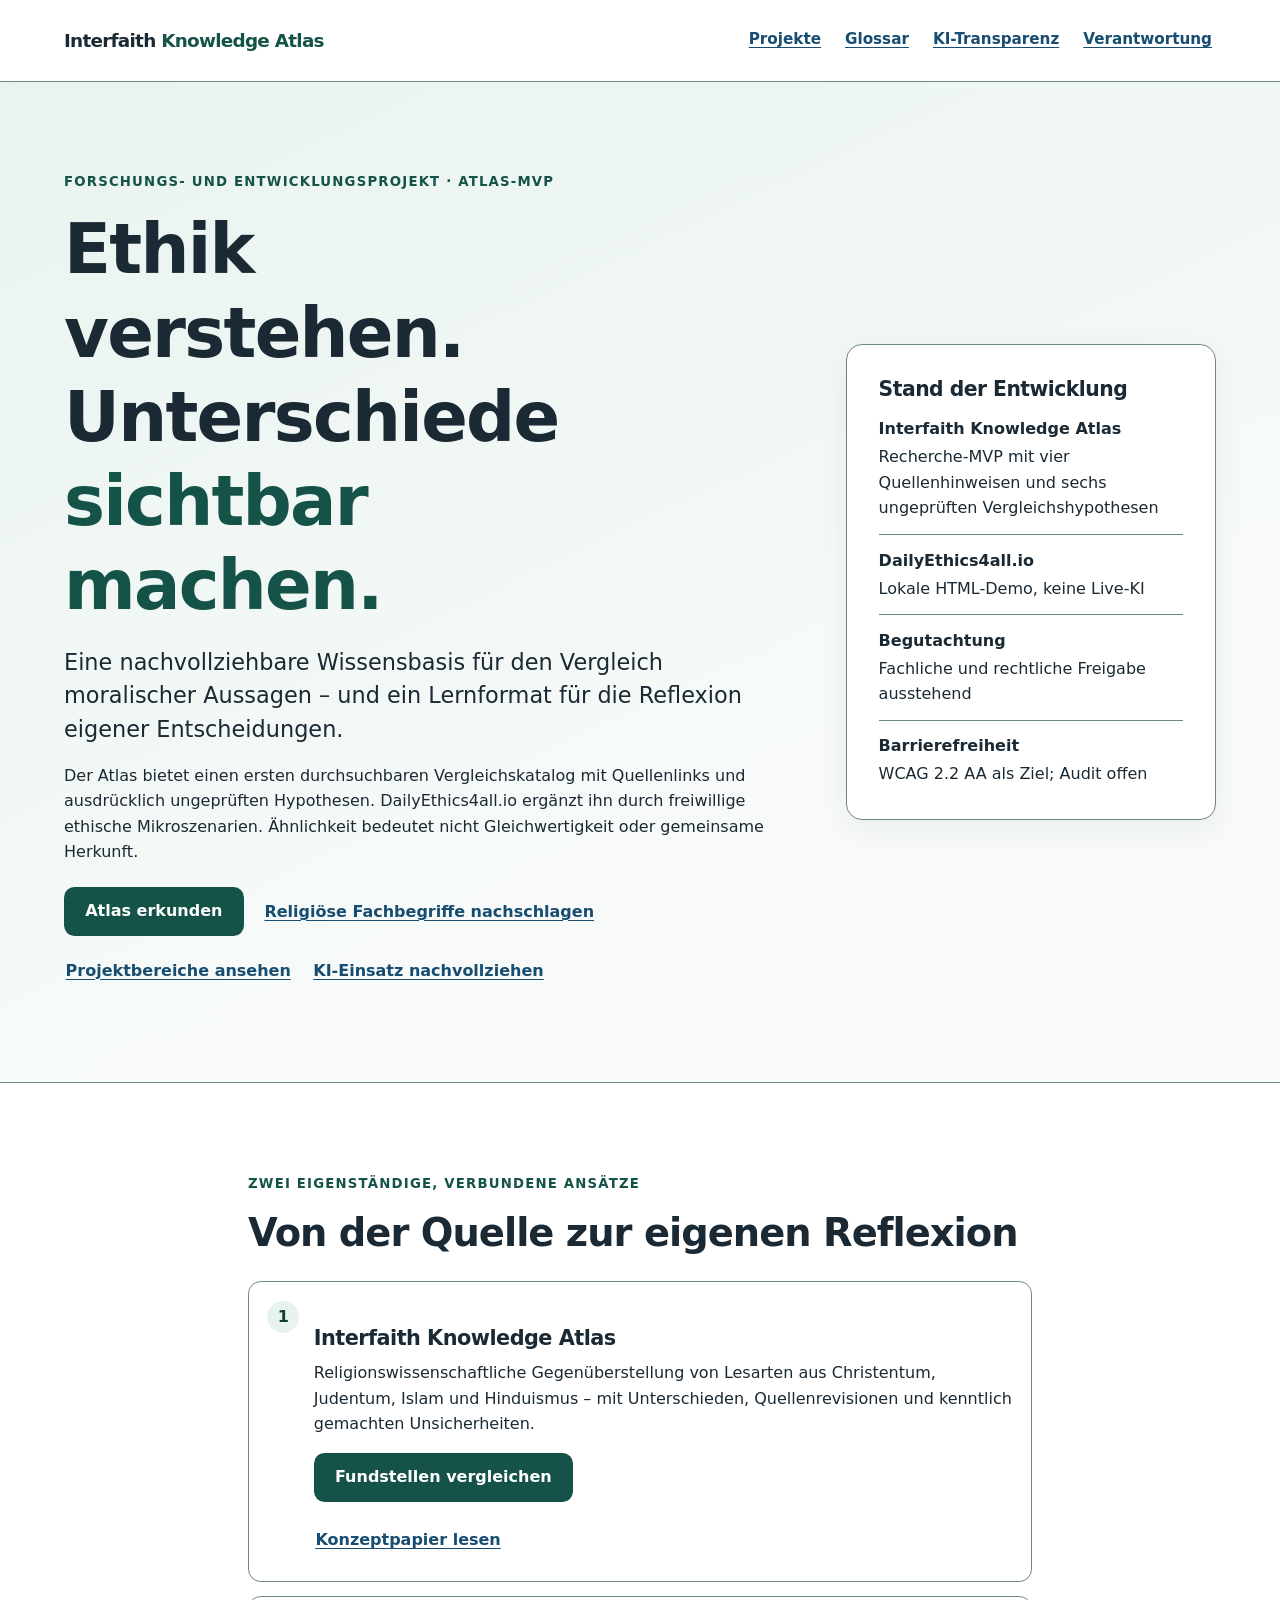
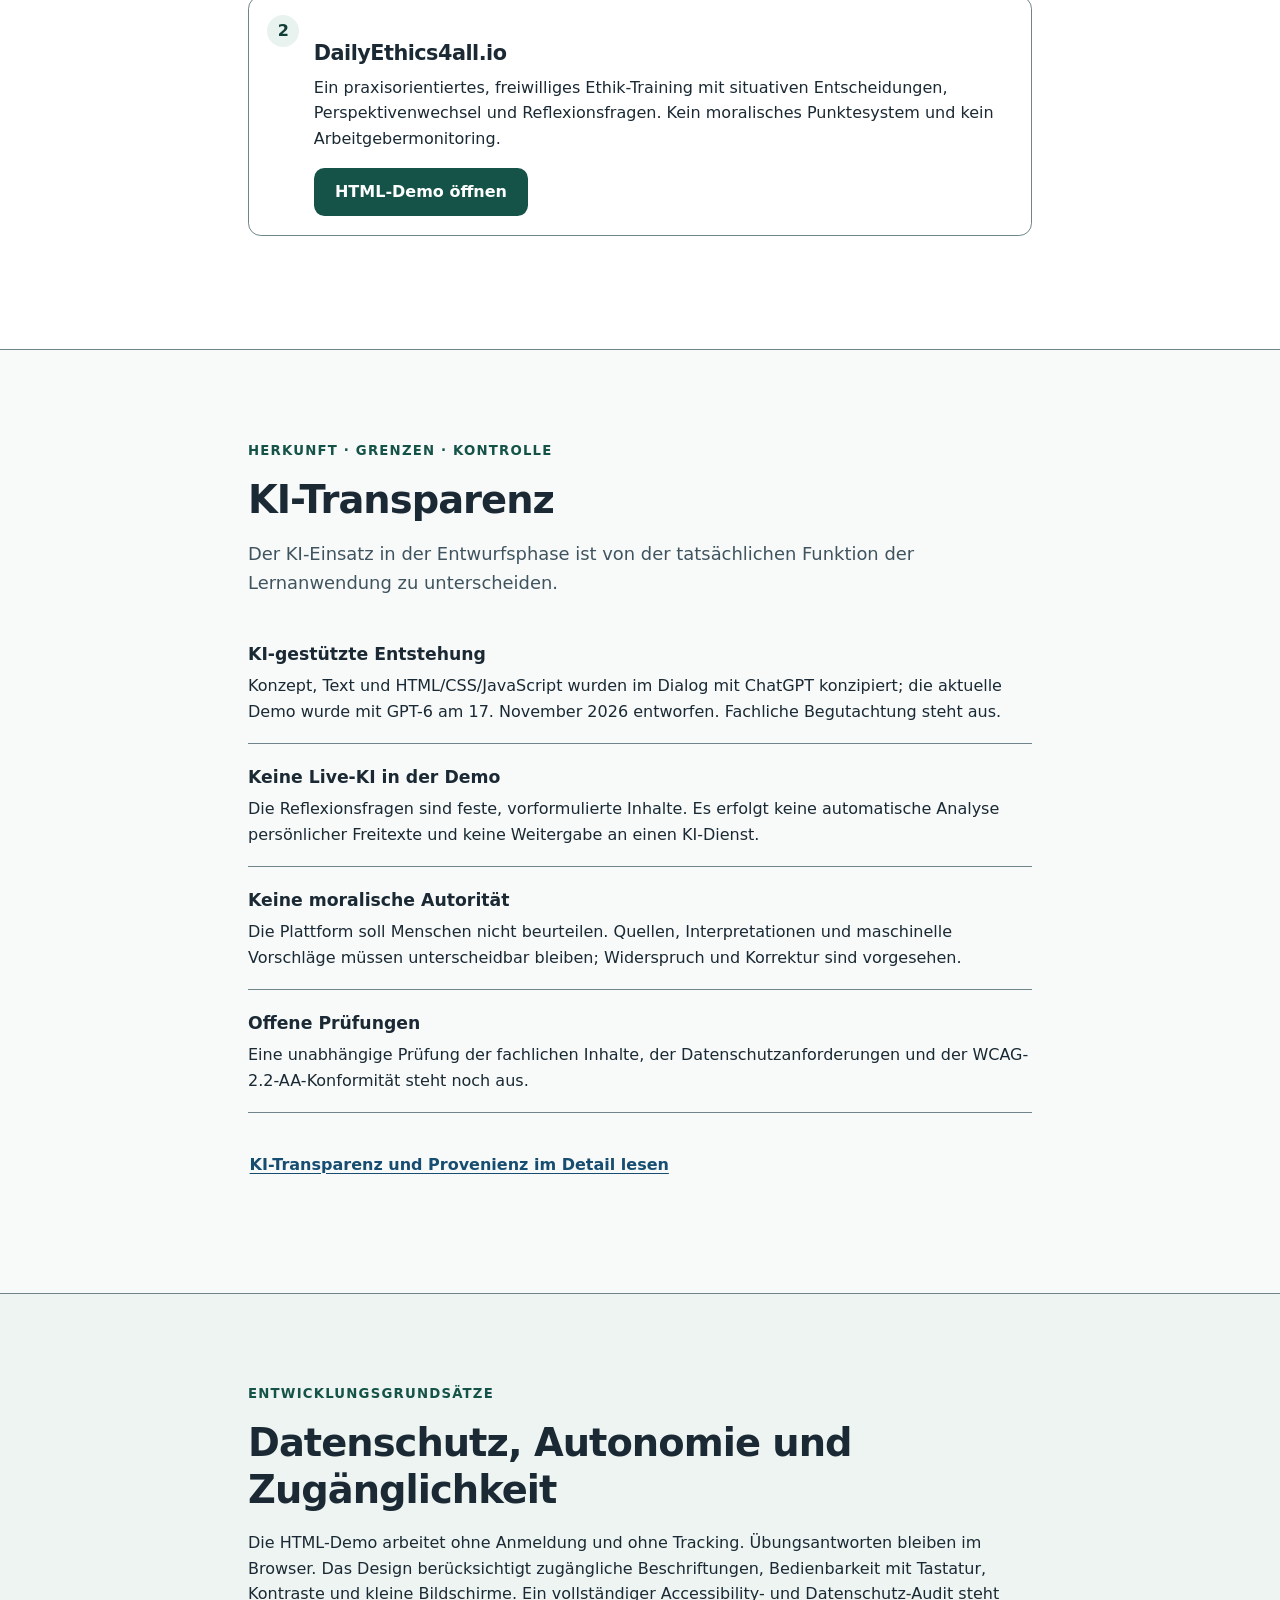
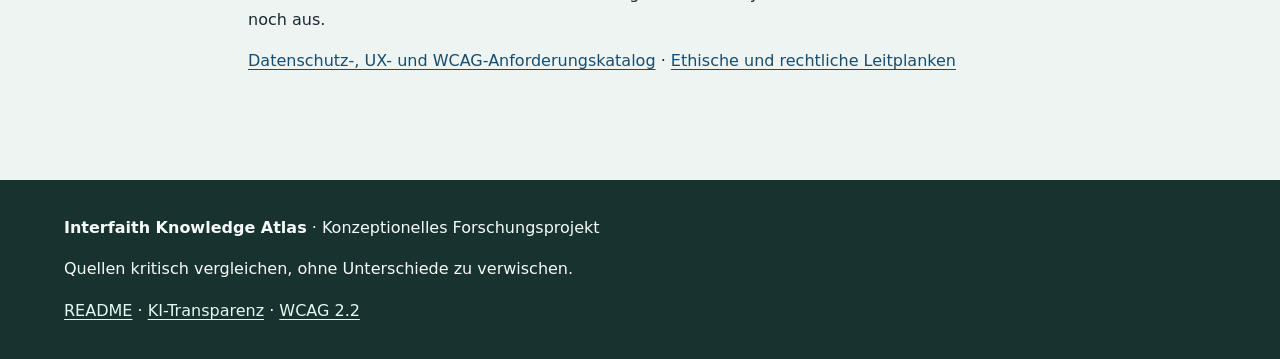
<file: index.html>
<!doctype html>
<html lang="de">
<head>
  <meta charset="utf-8">
  <meta name="viewport" content="width=device-width, initial-scale=1">
  <meta name="description" content="Interfaith Knowledge Atlas und DailyEthics4all.io: quellenkritischer Religionsvergleich, ethische Reflexion und transparente KI-Konzeption.">
  <meta name="color-scheme" content="light">
  <title>Interfaith Knowledge Atlas – Forschung, Ethik und KI-Transparenz</title>
  <link rel="stylesheet" href="./demo/styles.css">
</head>
<body>
  <a class="skip-link" href="#inhalt">Direkt zum Inhalt</a>
  <header class="site-header">
    <div class="container header-inner">
      <a class="wordmark" href="#start" aria-label="Interfaith Knowledge Atlas – Startseite">Interfaith <span>Knowledge Atlas</span></a>
      <nav aria-label="Seitennavigation">
        <ul class="nav-list">
          <li><a href="#projekte">Projekte</a></li>
          <li><a href="./glossar/index.html">Glossar</a></li>
          <li><a href="#ki">KI-Transparenz</a></li>
          <li><a href="#schutz">Verantwortung</a></li>
        </ul>
      </nav>
    </div>
  </header>
  <main id="inhalt" tabindex="-1">
    <section class="hero section" id="start" aria-labelledby="titel">
      <div class="container hero-layout">
        <div>
          <p class="eyebrow">Forschungs- und Entwicklungsprojekt · Atlas-MVP</p>
          <h1 id="titel">Ethik verstehen. Unterschiede <em>sichtbar machen.</em></h1>
          <p class="lead">Eine nachvollziehbare Wissensbasis für den Vergleich moralischer Aussagen – und ein Lernformat für die Reflexion eigener Entscheidungen.</p>
          <p>Der Atlas bietet einen ersten durchsuchbaren Vergleichskatalog mit Quellenlinks und ausdrücklich ungeprüften Hypothesen. DailyEthics4all.io ergänzt ihn durch freiwillige ethische Mikroszenarien. Ähnlichkeit bedeutet nicht Gleichwertigkeit oder gemeinsame Herkunft.</p>
          <div class="hero-actions">
            <a class="button primary" href="./atlas/index.html">Atlas erkunden</a>
            <a class="text-link" href="./glossar/index.html">Religiöse Fachbegriffe nachschlagen</a>
            <a class="text-link" href="#projekte">Projektbereiche ansehen</a>
            <a class="text-link" href="#ki">KI-Einsatz nachvollziehen</a>
          </div>
        </div>
        <aside class="plain-card" aria-labelledby="status-titel">
          <h2 id="status-titel" class="card-title">Stand der Entwicklung</h2>
          <dl class="short-facts">
            <div><dt>Interfaith Knowledge Atlas</dt><dd>Recherche-MVP mit vier Quellenhinweisen und sechs ungeprüften Vergleichshypothesen</dd></div>
            <div><dt>DailyEthics4all.io</dt><dd>Lokale HTML-Demo, keine Live-KI</dd></div>
            <div><dt>Begutachtung</dt><dd>Fachliche und rechtliche Freigabe ausstehend</dd></div>
            <div><dt>Barrierefreiheit</dt><dd>WCAG 2.2 AA als Ziel; Audit offen</dd></div>
          </dl>
        </aside>
      </div>
    </section>
    <section class="section exercise-section" id="projekte" aria-labelledby="projekte-titel">
      <div class="container narrow">
        <p class="eyebrow">Zwei eigenständige, verbundene Ansätze</p>
        <h2 id="projekte-titel">Von der Quelle zur eigenen Reflexion</h2>
        <div class="lens-list">
          <article class="lens">
            <p class="lens-index" aria-hidden="true">1</p>
            <div>
              <h3>Interfaith Knowledge Atlas</h3>
              <p>Religionswissenschaftliche Gegenüberstellung von Lesarten aus Christentum, Judentum, Islam und Hinduismus – mit Unterschieden, Quellenrevisionen und kenntlich gemachten Unsicherheiten.</p>
              <p><a class="button primary" href="./atlas/index.html">Fundstellen vergleichen</a></p>
              <p><a class="text-link" href="./docs/konzeptpapier.md">Konzeptpapier lesen</a></p>
            </div>
          </article>
          <article class="lens">
            <p class="lens-index" aria-hidden="true">2</p>
            <div>
              <h3>DailyEthics4all.io</h3>
              <p>Ein praxisorientiertes, freiwilliges Ethik-Training mit situativen Entscheidungen, Perspektivenwechsel und Reflexionsfragen. Kein moralisches Punktesystem und kein Arbeitgebermonitoring.</p>
              <p><a class="button primary" href="./demo/index.html">HTML-Demo öffnen</a></p>
            </div>
          </article>
        </div>
      </div>
    </section>
    <section class="section" id="ki" aria-labelledby="ki-titel">
      <div class="container narrow">
        <p class="eyebrow">Herkunft · Grenzen · Kontrolle</p>
        <h2 id="ki-titel">KI-Transparenz</h2>
        <p class="section-intro">Der KI-Einsatz in der Entwurfsphase ist von der tatsächlichen Funktion der Lernanwendung zu unterscheiden.</p>
        <dl class="transparency-facts">
          <div><dt>KI-gestützte Entstehung</dt><dd>Konzept, Text und HTML/CSS/JavaScript wurden im Dialog mit ChatGPT konzipiert; die aktuelle Demo wurde mit GPT-6 am 17. November 2026 entworfen. Fachliche Begutachtung steht aus.</dd></div>
          <div><dt>Keine Live-KI in der Demo</dt><dd>Die Reflexionsfragen sind feste, vorformulierte Inhalte. Es erfolgt keine automatische Analyse persönlicher Freitexte und keine Weitergabe an einen KI-Dienst.</dd></div>
          <div><dt>Keine moralische Autorität</dt><dd>Die Plattform soll Menschen nicht beurteilen. Quellen, Interpretationen und maschinelle Vorschläge müssen unterscheidbar bleiben; Widerspruch und Korrektur sind vorgesehen.</dd></div>
          <div><dt>Offene Prüfungen</dt><dd>Eine unabhängige Prüfung der fachlichen Inhalte, der Datenschutzanforderungen und der WCAG-2.2-AA-Konformität steht noch aus.</dd></div>
        </dl>
        <p><a class="text-link" href="./docs/ki-transparenz.md">KI-Transparenz und Provenienz im Detail lesen</a></p>
      </div>
    </section>
    <section class="section safety-section" id="schutz" aria-labelledby="schutz-titel">
      <div class="container narrow">
        <p class="eyebrow">Entwicklungsgrundsätze</p>
        <h2 id="schutz-titel">Datenschutz, Autonomie und Zugänglichkeit</h2>
        <p>Die HTML-Demo arbeitet ohne Anmeldung und ohne Tracking. Übungsantworten bleiben im Browser. Das Design berücksichtigt zugängliche Beschriftungen, Bedienbarkeit mit Tastatur, Kontraste und kleine Bildschirme. Ein vollständiger Accessibility- und Datenschutz-Audit steht noch aus.</p>
        <p><a href="./docs/dailyethics4all-datenschutz-wcag.md">Datenschutz-, UX- und WCAG-Anforderungskatalog</a> · <a href="./docs/ethik-und-rechte.md">Ethische und rechtliche Leitplanken</a></p>
      </div>
    </section>
  </main>
  <footer class="site-footer">
    <div class="container footer-inner">
      <p><strong>Interfaith Knowledge Atlas</strong> · Konzeptionelles Forschungsprojekt</p>
      <p>Quellen kritisch vergleichen, ohne Unterschiede zu verwischen.</p>
      <p><a href="./README.md">README</a> · <a href="./docs/ki-transparenz.md">KI-Transparenz</a> · <a href="https://www.w3.org/TR/WCAG22/" rel="noopener noreferrer">WCAG 2.2</a></p>
    </div>
  </footer>
</body>
</html>
</file>
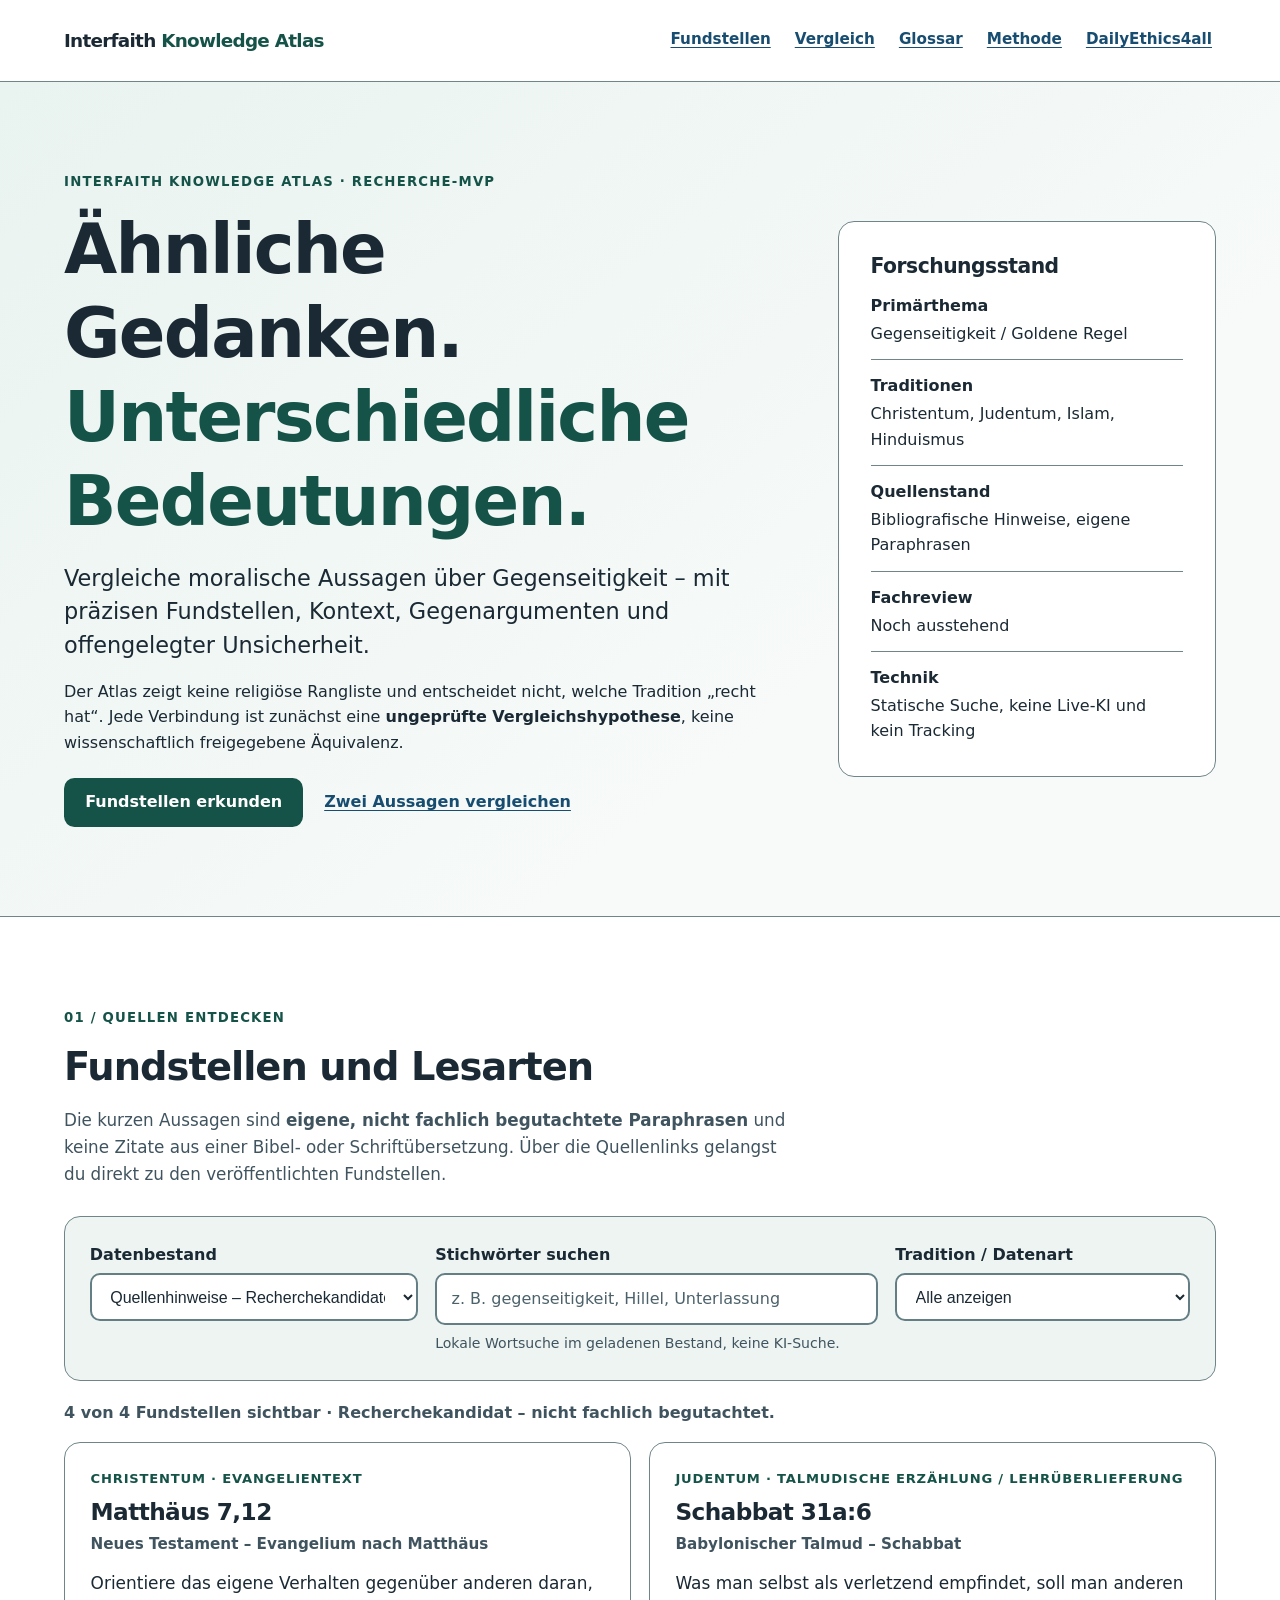
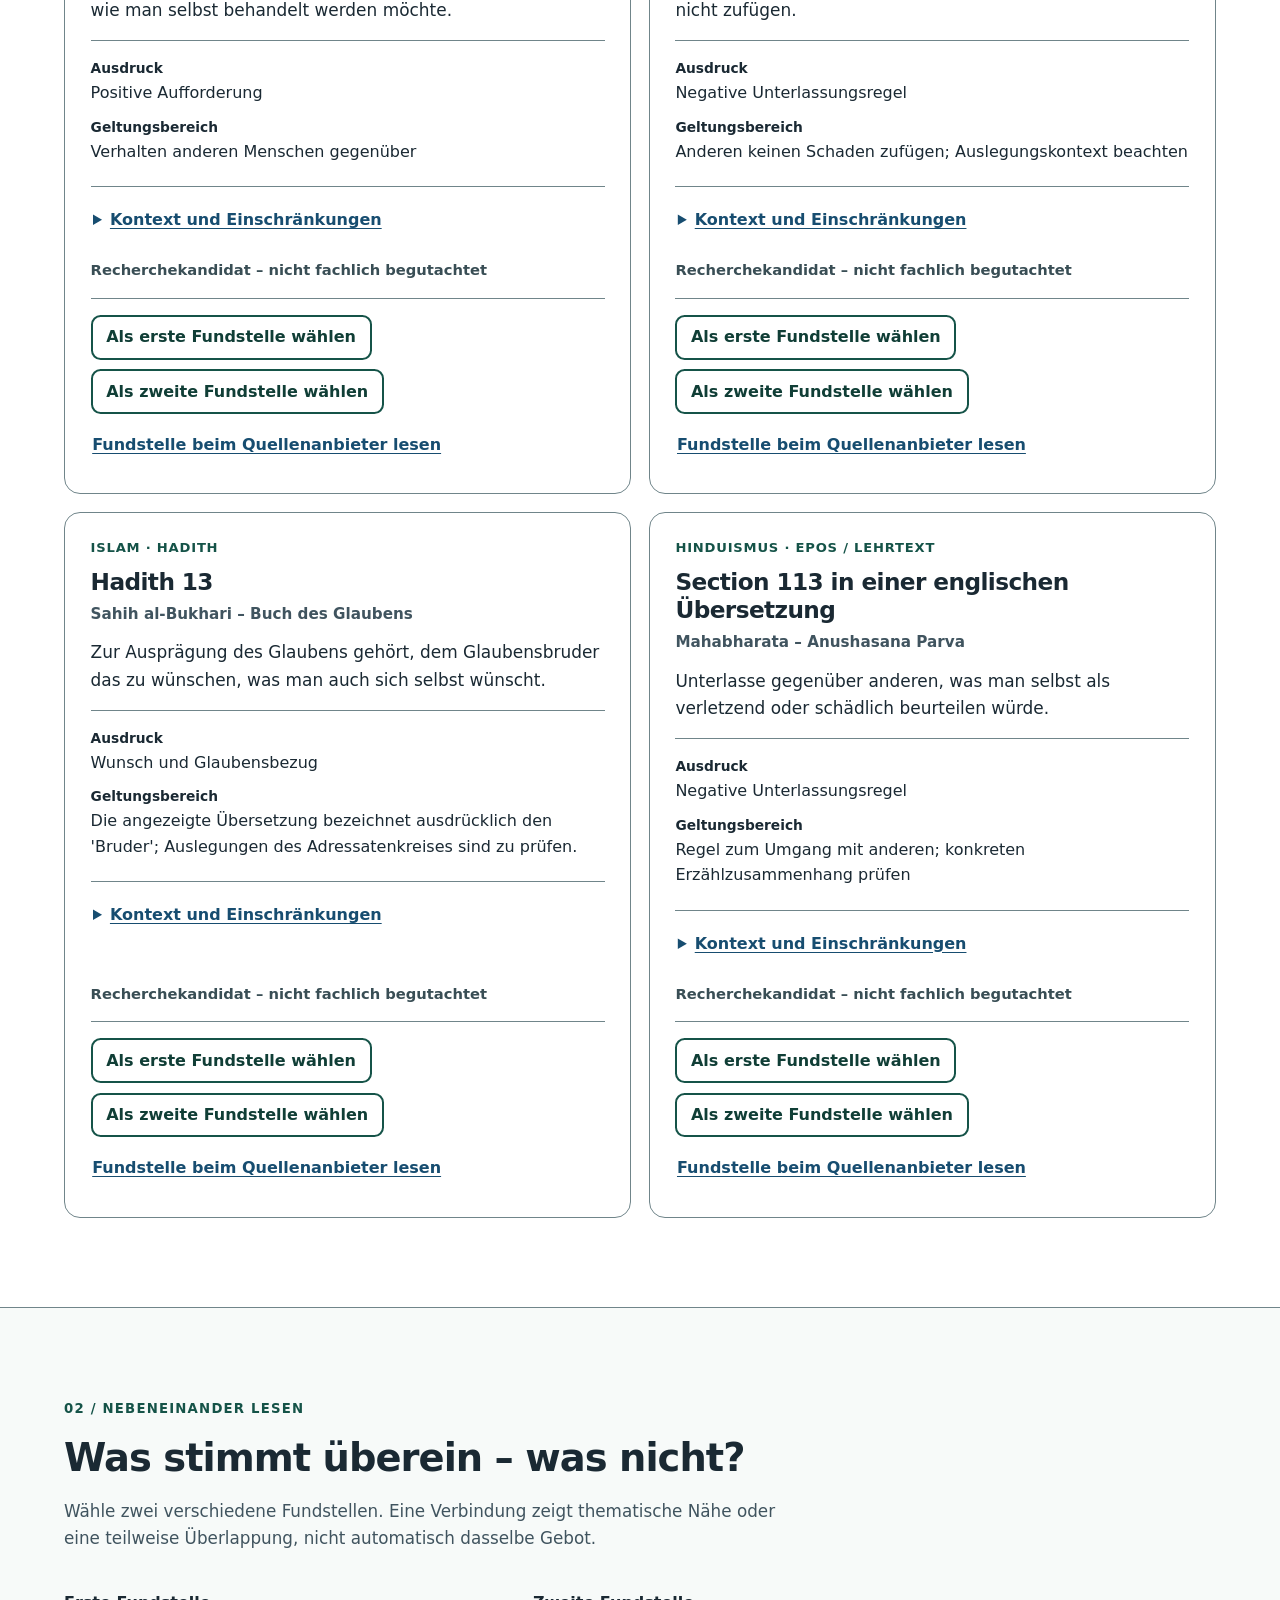
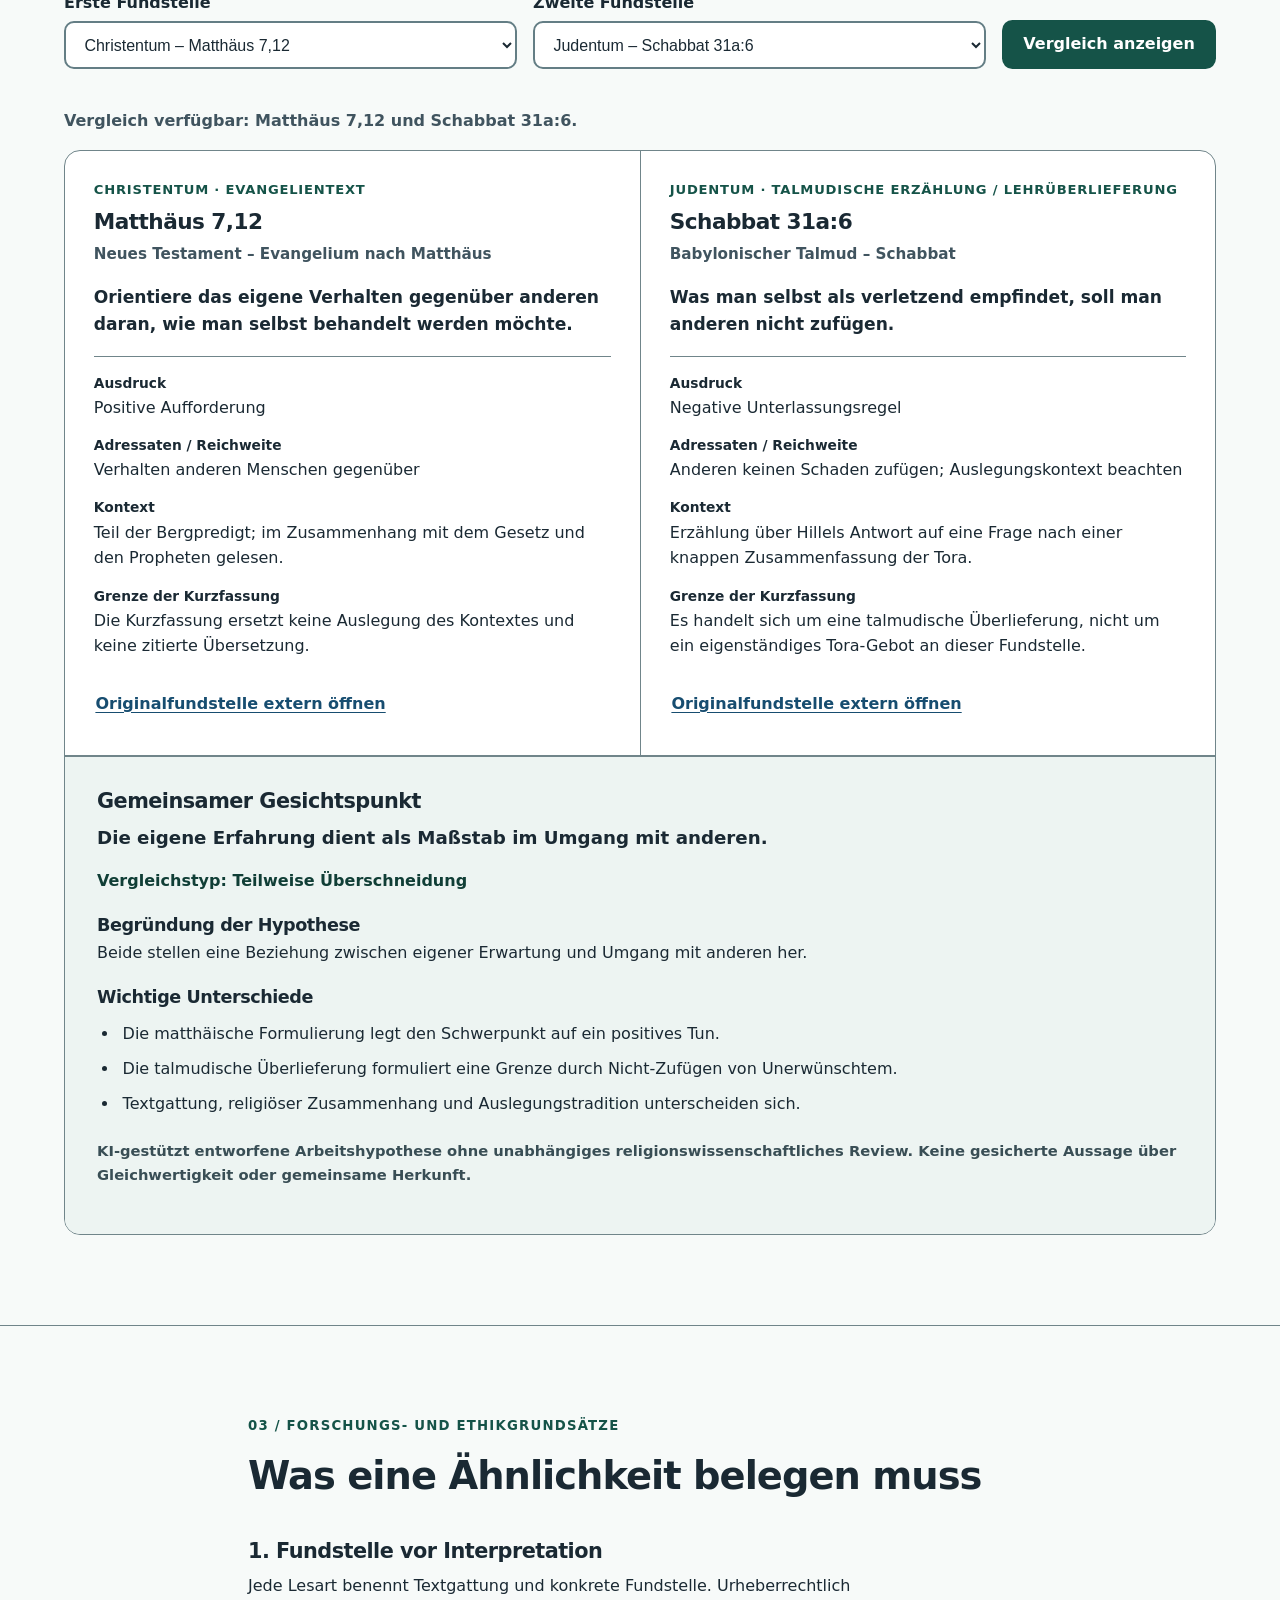
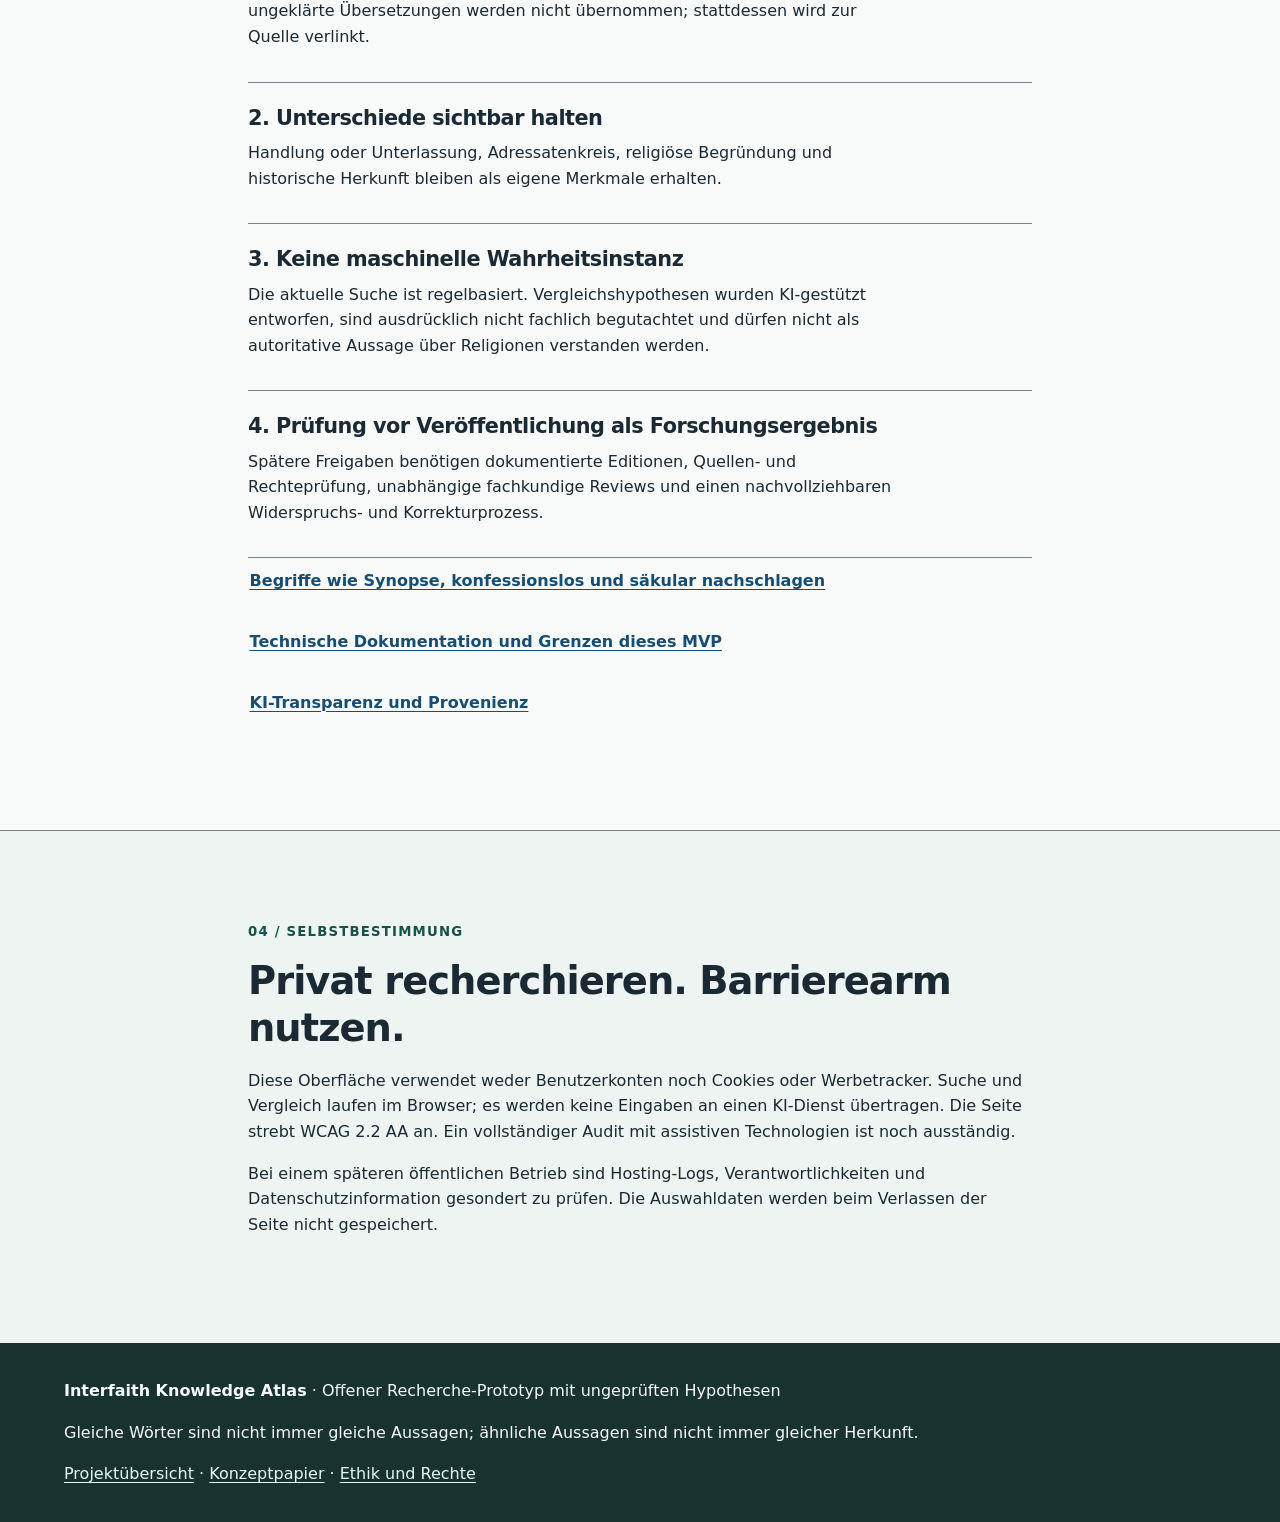
<file: atlas/index.html>
<!doctype html>
<html lang="de" class="no-js">
<head>
  <meta charset="utf-8">
  <meta name="viewport" content="width=device-width, initial-scale=1">
  <meta name="description" content="Interfaith Knowledge Atlas: Quellenbasierte, noch nicht fachlich begutachtete Vergleichshypothesen zu moralischer Gegenseitigkeit in vier religiösen Traditionen.">
  <meta name="color-scheme" content="light">
  <title>Atlas erkunden | Interfaith Knowledge Atlas</title>
  <link rel="stylesheet" href="../demo/styles.css">
  <link rel="stylesheet" href="./atlas.css">
  <script src="./atlas.js" defer></script>
</head>
<body>
  <a class="skip-link" href="#inhalt">Direkt zum Inhalt</a>
  <header class="site-header">
    <div class="container header-inner">
      <a class="wordmark" href="../index.html">Interfaith <span>Knowledge Atlas</span></a>
      <nav aria-label="Hauptnavigation">
        <ul class="nav-list">
          <li><a href="#fundstellen">Fundstellen</a></li>
          <li><a href="#vergleich">Vergleich</a></li>
          <li><a href="../glossar/index.html">Glossar</a></li>
          <li><a href="#methode">Methode</a></li>
          <li><a href="../demo/index.html">DailyEthics4all</a></li>
        </ul>
      </nav>
    </div>
  </header>

  <main id="inhalt" tabindex="-1">
    <section class="section atlas-intro" aria-labelledby="atlas-titel">
      <div class="container atlas-hero-grid">
        <div>
          <p class="eyebrow">Interfaith Knowledge Atlas · Recherche-MVP</p>
          <h1 id="atlas-titel">Ähnliche Gedanken. <em>Unterschiedliche Bedeutungen.</em></h1>
          <p class="lead">Vergleiche moralische Aussagen über Gegenseitigkeit – mit präzisen Fundstellen, Kontext, Gegenargumenten und offengelegter Unsicherheit.</p>
          <p>Der Atlas zeigt keine religiöse Rangliste und entscheidet nicht, welche Tradition „recht hat“. Jede Verbindung ist zunächst eine <strong>ungeprüfte Vergleichshypothese</strong>, keine wissenschaftlich freigegebene Äquivalenz.</p>
          <div class="hero-actions">
            <a class="button primary" href="#fundstellen">Fundstellen erkunden</a>
            <a class="text-link" href="#vergleich">Zwei Aussagen vergleichen</a>
          </div>
        </div>
        <aside class="plain-card atlas-state" aria-labelledby="status-titel">
          <h2 class="card-title" id="status-titel">Forschungsstand</h2>
          <dl class="short-facts">
            <div><dt>Primärthema</dt><dd>Gegenseitigkeit / Goldene Regel</dd></div>
            <div><dt>Traditionen</dt><dd>Christentum, Judentum, Islam, Hinduismus</dd></div>
            <div><dt>Quellenstand</dt><dd>Bibliografische Hinweise, eigene Paraphrasen</dd></div>
            <div><dt>Fachreview</dt><dd>Noch ausstehend</dd></div>
            <div><dt>Technik</dt><dd>Statische Suche, keine Live-KI und kein Tracking</dd></div>
          </dl>
        </aside>
      </div>
    </section>

    <section class="section atlas-working" id="fundstellen" aria-labelledby="fundstellen-titel">
      <div class="container">
        <p class="eyebrow">01 / Quellen entdecken</p>
        <h2 id="fundstellen-titel">Fundstellen und Lesarten</h2>
        <p class="atlas-subheading">Die kurzen Aussagen sind <strong>eigene, nicht fachlich begutachtete Paraphrasen</strong> und keine Zitate aus einer Bibel- oder Schriftübersetzung. Über die Quellenlinks gelangst du direkt zu den veröffentlichten Fundstellen.</p>

        <noscript>
          <div class="important-note">
            <h3>Quellen ohne JavaScript ansehen</h3>
            <p>Die interaktive Suche und der Vergleich benötigen JavaScript. Diese direkten Links zu den Quellenseiten bleiben nutzbar:</p>
            <ul>
              <li><a href="https://www.bibleserver.com/LUT/Matth%C3%A4us7%2C12">Christentum: Matthäus 7,12</a></li>
              <li><a href="https://www.sefaria.org/Shabbat.31a.6">Judentum: Schabbat 31a:6</a></li>
              <li><a href="https://sunnah.com/bukhari:13">Islam: Sahih al-Bukhari 13 (Hadith, kein Koranvers)</a></li>
              <li><a href="https://getgnosis.app/read/mahabharata/1895/">Hinduismus: Mahabharata, Anushasana Parva, Section 113 (editionsabhängig)</a></li>
            </ul>
          </div>
        </noscript>
        <div class="atlas-controls" id="atlas-controls">
          <div class="field">
            <label for="modus">Datenbestand</label>
            <select id="modus">
              <option value="research">Quellenhinweise – Recherchekandidaten</option>
              <option value="synthetic">Synthetische Testdaten – erfunden</option>
            </select>
          </div>
          <div class="field">
            <label for="suche">Stichwörter suchen</label>
            <input id="suche" type="search" inputmode="search" placeholder="z. B. gegenseitigkeit, Hillel, Unterlassung" autocomplete="off" aria-describedby="suche-hilfe">
            <p id="suche-hilfe" class="hint">Lokale Wortsuche im geladenen Bestand, keine KI-Suche.</p>
          </div>
          <div class="field">
            <label for="tradition">Tradition / Datenart</label>
            <select id="tradition"><option value="all">Alle anzeigen</option></select>
          </div>
        </div>
        <p id="katalog-status" class="result-status" role="status" aria-live="polite">Der Katalog wird geladen.</p>
        <ul id="karten" class="source-grid" aria-label="Gefundene Fundstellen"></ul>
        <div id="katalog-fehler" class="important-note" role="alert" hidden>
          <strong>Der lokale Katalog konnte nicht geladen werden.</strong>
          <p>Die Quellenlinks weiter unten funktionieren weiterhin. Beim lokalen Öffnen der HTML-Datei kann das Laden von JSON durch Browsersicherheitsregeln verhindert werden. Verwende einen lokalen Webserver oder GitHub Pages.</p>
        </div>
      </div>
    </section>

    <section class="section comparison-section" id="vergleich" aria-labelledby="vergleich-titel">
      <div class="container">
        <p class="eyebrow">02 / Nebeneinander lesen</p>
        <h2 id="vergleich-titel">Was stimmt überein – was nicht?</h2>
        <p class="atlas-subheading">Wähle zwei verschiedene Fundstellen. Eine Verbindung zeigt <em>thematische Nähe</em> oder eine <em>teilweise Überlappung</em>, nicht automatisch dasselbe Gebot.</p>
        <div class="compare-controls">
          <div class="field"><label for="vergleich-links">Erste Fundstelle</label><select id="vergleich-links"></select></div>
          <div class="field"><label for="vergleich-rechts">Zweite Fundstelle</label><select id="vergleich-rechts"></select></div>
          <button type="button" class="button primary" id="vergleich-start">Vergleich anzeigen</button>
        </div>
        <p id="vergleich-status" class="result-status" role="status" aria-live="polite">Der Vergleich wird vorbereitet.</p>
        <div id="vergleich-ergebnis" tabindex="-1"></div>
      </div>
    </section>

    <section class="section" id="methode" aria-labelledby="methode-titel">
      <div class="container narrow">
        <p class="eyebrow">03 / Forschungs- und Ethikgrundsätze</p>
        <h2 id="methode-titel">Was eine Ähnlichkeit belegen muss</h2>
        <div class="method-list">
          <article><h3>1. Fundstelle vor Interpretation</h3><p>Jede Lesart benennt Textgattung und konkrete Fundstelle. Urheberrechtlich ungeklärte Übersetzungen werden nicht übernommen; stattdessen wird zur Quelle verlinkt.</p></article>
          <article><h3>2. Unterschiede sichtbar halten</h3><p>Handlung oder Unterlassung, Adressatenkreis, religiöse Begründung und historische Herkunft bleiben als eigene Merkmale erhalten.</p></article>
          <article><h3>3. Keine maschinelle Wahrheitsinstanz</h3><p>Die aktuelle Suche ist regelbasiert. Vergleichshypothesen wurden KI-gestützt entworfen, sind ausdrücklich nicht fachlich begutachtet und dürfen nicht als autoritative Aussage über Religionen verstanden werden.</p></article>
          <article><h3>4. Prüfung vor Veröffentlichung als Forschungsergebnis</h3><p>Spätere Freigaben benötigen dokumentierte Editionen, Quellen- und Rechteprüfung, unabhängige fachkundige Reviews und einen nachvollziehbaren Widerspruchs- und Korrekturprozess.</p></article>
        </div>
        <p><a class="text-link" href="../glossar/index.html">Begriffe wie Synopse, konfessionslos und säkular nachschlagen</a></p>
        <p><a class="text-link" href="../docs/atlas-mvp.md">Technische Dokumentation und Grenzen dieses MVP</a></p>
        <p><a class="text-link" href="../docs/ki-transparenz.md">KI-Transparenz und Provenienz</a></p>
      </div>
    </section>

    <section class="section safety-section" id="datenschutz" aria-labelledby="datenschutz-titel">
      <div class="container narrow">
        <p class="eyebrow">04 / Selbstbestimmung</p>
        <h2 id="datenschutz-titel">Privat recherchieren. Barrierearm nutzen.</h2>
        <p>Diese Oberfläche verwendet weder Benutzerkonten noch Cookies oder Werbetracker. Suche und Vergleich laufen im Browser; es werden keine Eingaben an einen KI-Dienst übertragen. Die Seite strebt WCAG 2.2 AA an. Ein vollständiger Audit mit assistiven Technologien ist noch ausständig.</p>
        <p>Bei einem späteren öffentlichen Betrieb sind Hosting-Logs, Verantwortlichkeiten und Datenschutzinformation gesondert zu prüfen. Die Auswahldaten werden beim Verlassen der Seite nicht gespeichert.</p>
      </div>
    </section>
  </main>

  <footer class="site-footer">
    <div class="container footer-inner">
      <p><strong>Interfaith Knowledge Atlas</strong> · Offener Recherche-Prototyp mit ungeprüften Hypothesen</p>
      <p>Gleiche Wörter sind nicht immer gleiche Aussagen; ähnliche Aussagen sind nicht immer gleicher Herkunft.</p>
      <p><a href="../index.html">Projektübersicht</a> · <a href="../docs/konzeptpapier.md">Konzeptpapier</a> · <a href="../docs/ethik-und-rechte.md">Ethik und Rechte</a></p>
    </div>
  </footer>
</body>
</html>
</file>
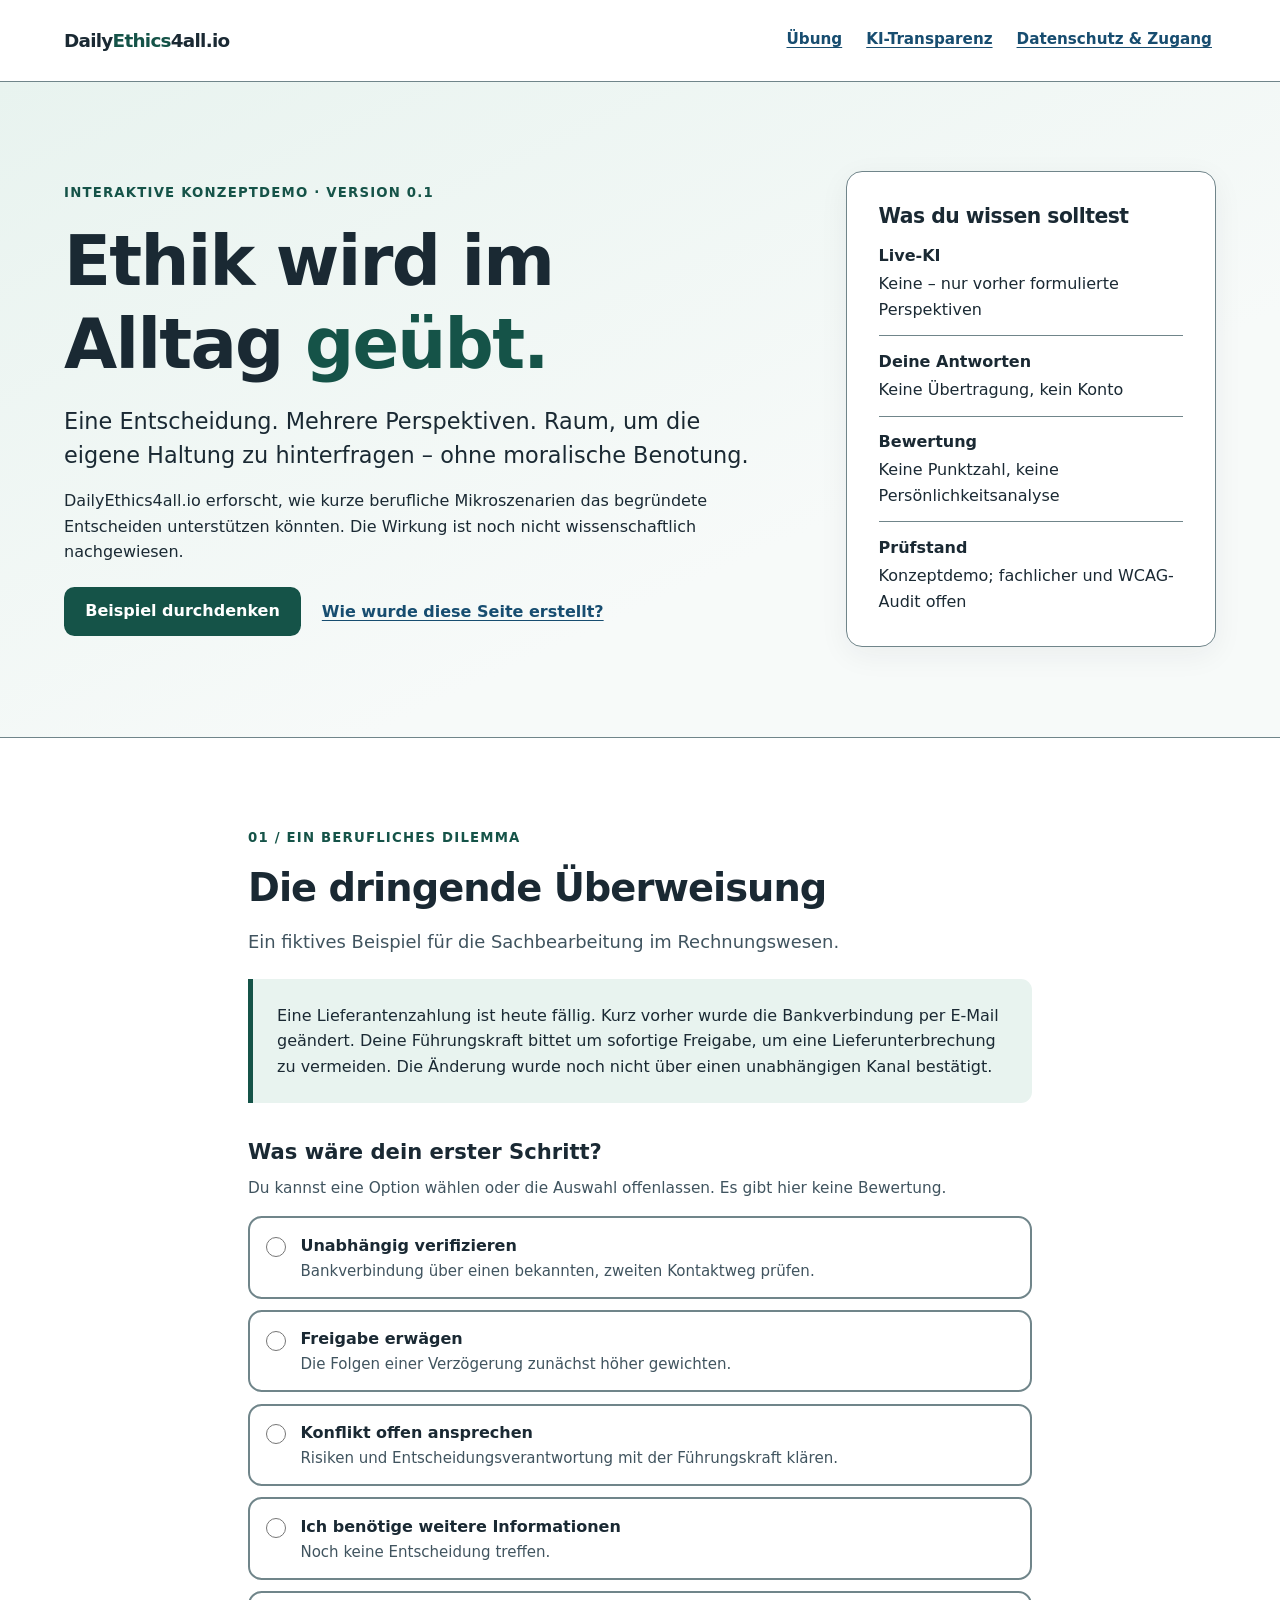
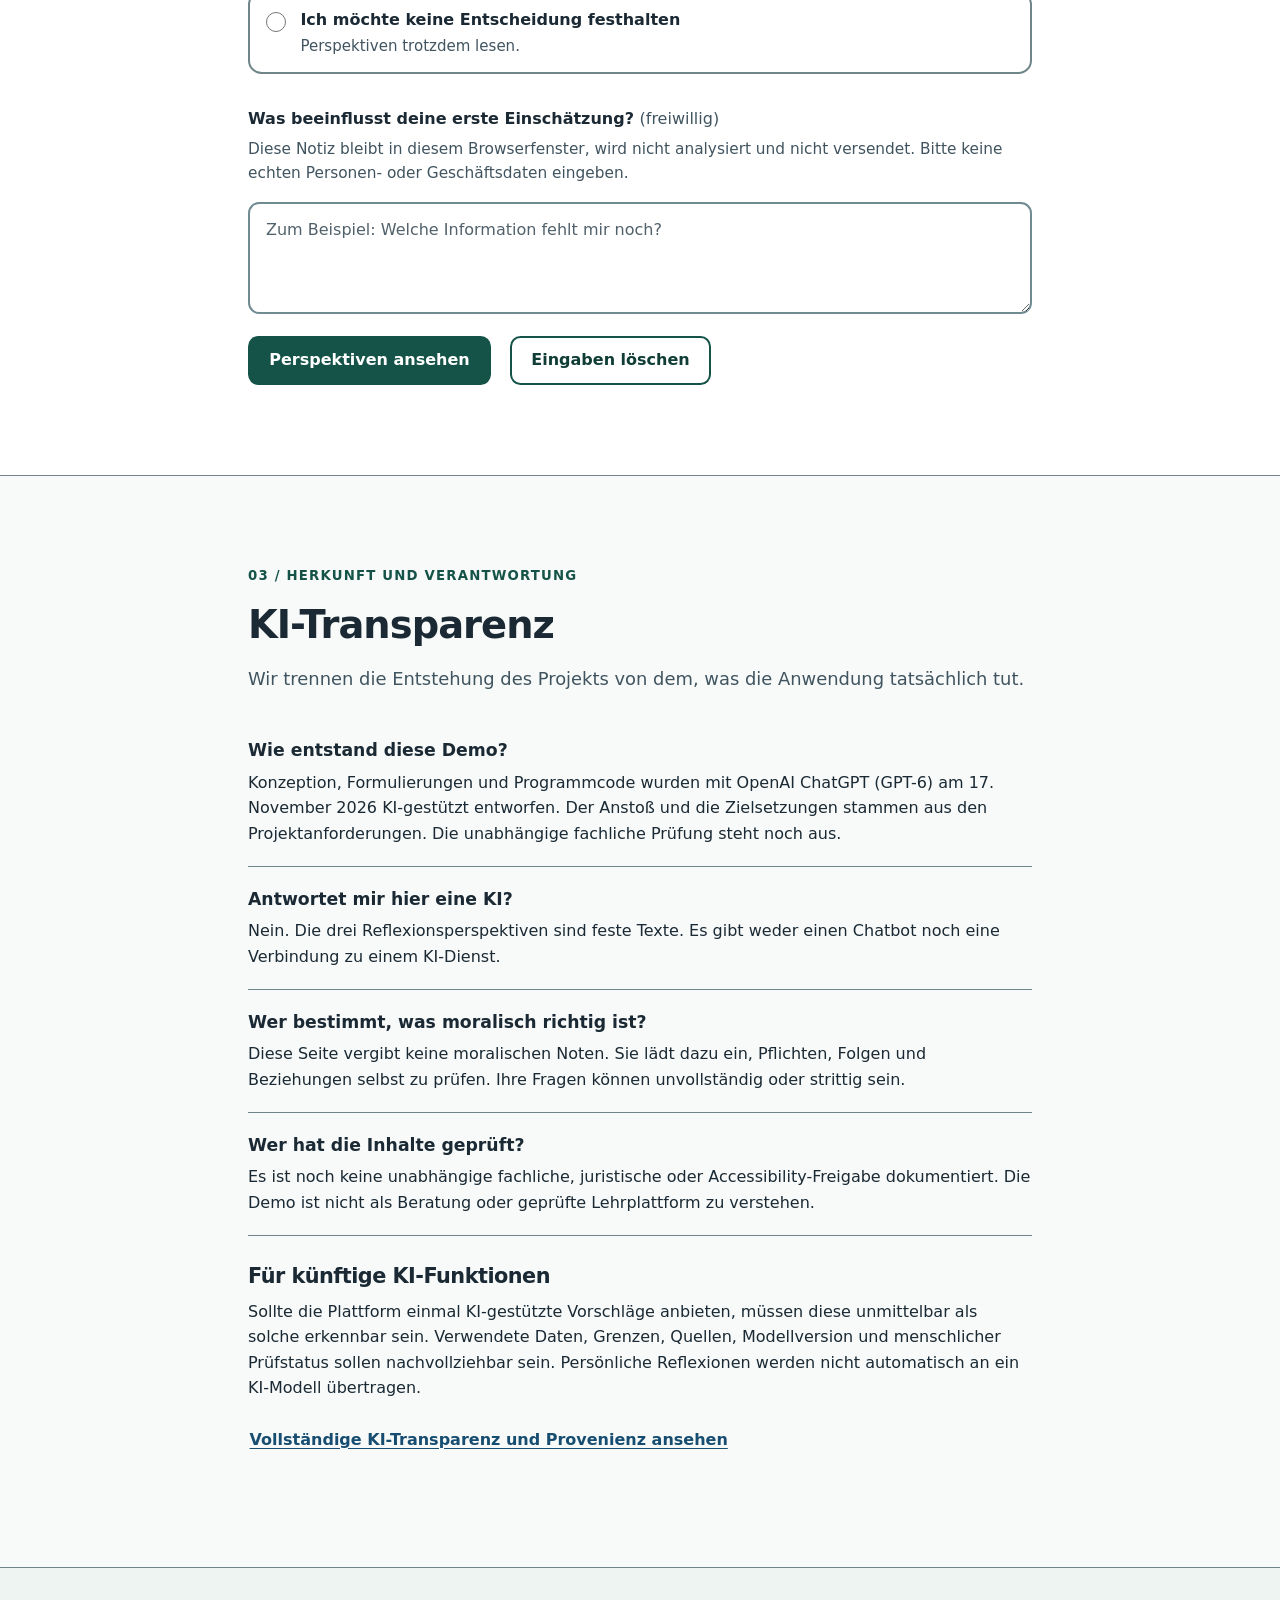
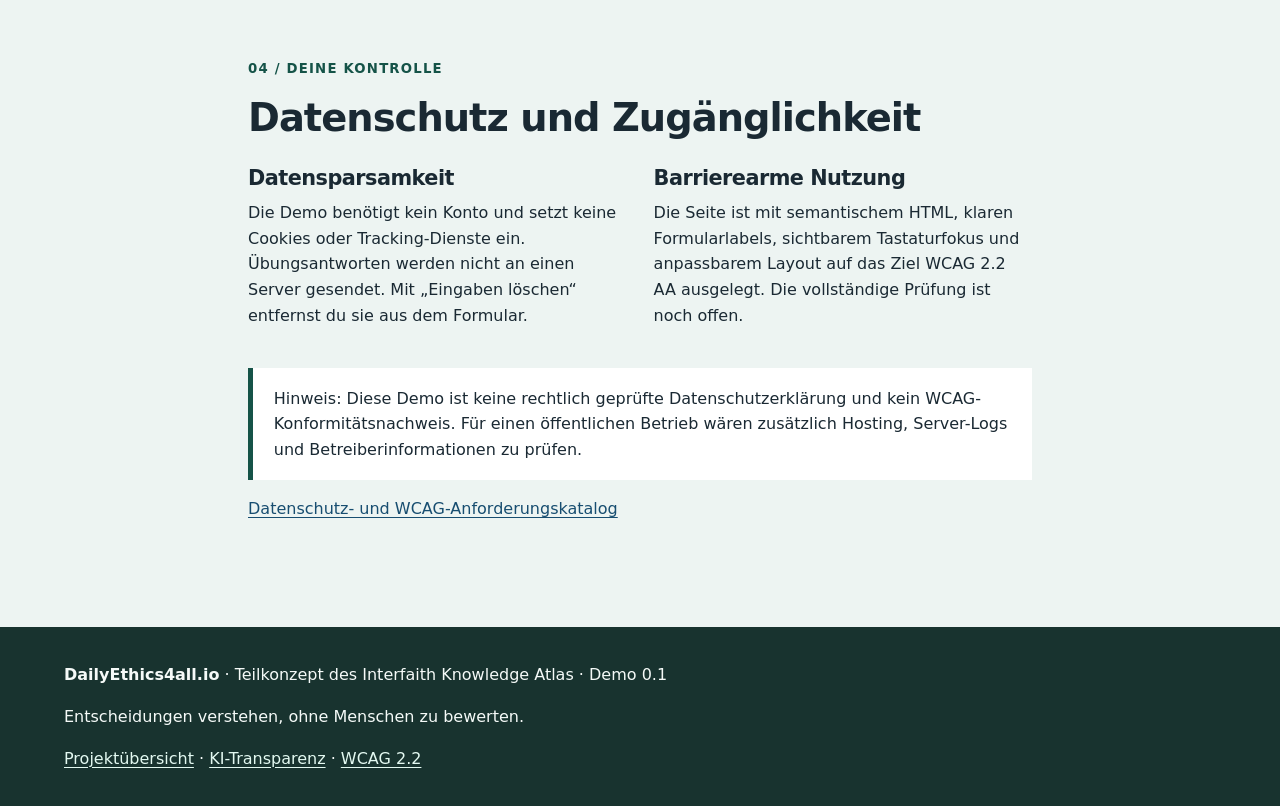
<file: demo/index.html>
<!doctype html>
<html lang="de" class="no-js">
<head>
  <meta charset="utf-8">
  <meta name="viewport" content="width=device-width, initial-scale=1">
  <meta name="description" content="DailyEthics4all.io – datensparsame Konzeptdemo für ethische Reflexion ohne Bewertung oder Live-KI.">
  <meta name="color-scheme" content="light">
  <title>DailyEthics4all.io – Ethik im Alltag reflektieren | Konzeptdemo</title>
  <link rel="stylesheet" href="./styles.css">
  <script src="./app.js" defer></script>
</head>
<body>
  <a class="skip-link" href="#inhalt">Direkt zum Inhalt</a>
  <header class="site-header">
    <div class="container header-inner">
      <a class="wordmark" href="#start" aria-label="DailyEthics4all.io – zur Einführung">Daily<span>Ethics</span>4all<span class="dot">.io</span></a>
      <nav aria-label="Seitennavigation">
        <ul class="nav-list">
          <li><a href="#uebung">Übung</a></li>
          <li><a href="#transparenz">KI-Transparenz</a></li>
          <li><a href="#schutz">Datenschutz &amp; Zugang</a></li>
        </ul>
      </nav>
    </div>
  </header>
  <main id="inhalt" tabindex="-1">
    <section class="hero section" id="start" aria-labelledby="start-titel">
      <div class="container hero-layout">
        <div>
          <p class="eyebrow">Interaktive Konzeptdemo · Version 0.1</p>
          <h1 id="start-titel">Ethik wird im Alltag <em>geübt.</em></h1>
          <p class="lead">Eine Entscheidung. Mehrere Perspektiven. Raum, um die eigene Haltung zu hinterfragen – ohne moralische Benotung.</p>
          <p>DailyEthics4all.io erforscht, wie kurze berufliche Mikroszenarien das begründete Entscheiden unterstützen könnten. Die Wirkung ist noch nicht wissenschaftlich nachgewiesen.</p>
          <div class="hero-actions">
            <a class="button primary" href="#uebung">Beispiel durchdenken</a>
            <a class="text-link" href="#transparenz">Wie wurde diese Seite erstellt?</a>
          </div>
        </div>
        <aside class="plain-card" aria-labelledby="kurzinfo-titel">
          <h2 id="kurzinfo-titel" class="card-title">Was du wissen solltest</h2>
          <dl class="short-facts">
            <div><dt>Live-KI</dt><dd>Keine – nur vorher formulierte Perspektiven</dd></div>
            <div><dt>Deine Antworten</dt><dd>Keine Übertragung, kein Konto</dd></div>
            <div><dt>Bewertung</dt><dd>Keine Punktzahl, keine Persönlichkeitsanalyse</dd></div>
            <div><dt>Prüfstand</dt><dd>Konzeptdemo; fachlicher und WCAG-Audit offen</dd></div>
          </dl>
        </aside>
      </div>
    </section>
    <section class="section exercise-section" id="uebung" aria-labelledby="uebung-titel">
      <div class="container narrow">
        <p class="eyebrow">01 / Ein berufliches Dilemma</p>
        <h2 id="uebung-titel">Die dringende Überweisung</h2>
        <p class="section-intro">Ein fiktives Beispiel für die Sachbearbeitung im Rechnungswesen.</p>
        <div class="story" aria-label="Ausgangssituation">
          <p>Eine Lieferantenzahlung ist heute fällig. Kurz vorher wurde die Bankverbindung per E-Mail geändert. Deine Führungskraft bittet um sofortige Freigabe, um eine Lieferunterbrechung zu vermeiden. Die Änderung wurde noch nicht über einen unabhängigen Kanal bestätigt.</p>
        </div>
        <noscript><p class="important-note">Für die interaktive Übung wird JavaScript benötigt. Die allgemeinen Reflexionsperspektiven stehen direkt unter diesem Hinweis.</p></noscript>
        <div id="reflection-form">
          <fieldset class="choice-group">
            <legend>Was wäre dein erster Schritt?</legend>
            <p class="hint" id="auswahl-hinweis">Du kannst eine Option wählen oder die Auswahl offenlassen. Es gibt hier keine Bewertung.</p>
            <label class="choice"><input type="radio" name="decision" value="check" aria-describedby="auswahl-hinweis"><span><strong>Unabhängig verifizieren</strong><small>Bankverbindung über einen bekannten, zweiten Kontaktweg prüfen.</small></span></label>
            <label class="choice"><input type="radio" name="decision" value="release"><span><strong>Freigabe erwägen</strong><small>Die Folgen einer Verzögerung zunächst höher gewichten.</small></span></label>
            <label class="choice"><input type="radio" name="decision" value="escalate"><span><strong>Konflikt offen ansprechen</strong><small>Risiken und Entscheidungsverantwortung mit der Führungskraft klären.</small></span></label>
            <label class="choice"><input type="radio" name="decision" value="uncertain"><span><strong>Ich benötige weitere Informationen</strong><small>Noch keine Entscheidung treffen.</small></span></label>
            <label class="choice"><input type="radio" name="decision" value="skip"><span><strong>Ich möchte keine Entscheidung festhalten</strong><small>Perspektiven trotzdem lesen.</small></span></label>
          </fieldset>
          <div class="form-field">
            <label for="begruendung">Was beeinflusst deine erste Einschätzung? <span class="optional">(freiwillig)</span></label>
            <p class="hint" id="begruendung-hinweis">Diese Notiz bleibt in diesem Browserfenster, wird nicht analysiert und nicht versendet. Bitte keine echten Personen- oder Geschäftsdaten eingeben.</p>
            <textarea id="begruendung" name="reason" autocomplete="off" rows="3" maxlength="600" aria-describedby="begruendung-hinweis" placeholder="Zum Beispiel: Welche Information fehlt mir noch?"></textarea>
          </div>
          <div class="button-row">
            <button class="button primary" id="show-perspectives" type="button">Perspektiven ansehen</button>
            <noscript><p>Ohne JavaScript bleiben die Reflexionsperspektiven unter dem Formular sichtbar. Die Schaltfläche „Perspektiven ansehen“ wertet dann keine Eingaben aus.</p></noscript>
            <button class="button secondary" id="clear-inputs" type="button">Eingaben löschen</button>
          </div>
          <p id="form-status" class="sr-only" role="status" aria-live="polite"></p>
        </div>
        <!-- Ohne JavaScript bleiben die Reflexionsperspektiven sichtbar. -->
        <section id="perspektiven" class="reflection-result" aria-labelledby="perspektiven-titel" tabindex="-1">
          <p class="eyebrow">02 / Perspektivenwechsel</p>
          <h3 id="perspektiven-titel">Welche Fragen verändern den Blick?</h3>
          <p id="auswahl-anzeige">Du kannst die folgenden Perspektiven ohne eine persönliche Antwort lesen.</p>
          <div class="lens-list">
            <article class="lens"><p class="lens-index">A</p><div><h4>Pflichten und Rechte</h4><p>Welche Kontrollpflichten gelten unabhängig vom Zeitdruck? Welche Mitwirkung und welche Absicherung sind geschuldet?</p></div></article>
            <article class="lens"><p class="lens-index">B</p><div><h4>Folgen und Interessen</h4><p>Welche Risiken einer falschen Zahlung und welche Folgen einer Verzögerung sind wahrscheinlich? Wer trägt sie?</p></div></article>
            <article class="lens"><p class="lens-index">C</p><div><h4>Beziehungen und Fürsorge</h4><p>Ist eine sachliche Rückfrage möglich, ohne dass Mitarbeitende Nachteile befürchten? Wer benötigt Unterstützung?</p></div></article>
          </div>
          <p class="takeaway"><strong>Wichtig:</strong> Dies sind vorab formulierte Reflexionsfragen, keine persönliche KI-Auswertung und keine konkrete Zahlungsanweisung. Du darfst deine Entscheidung beibehalten oder offenlassen.</p>
          <a class="text-link" href="#transparenz">Warum nennt sich das KI-gestützt, obwohl hier keine KI antwortet?</a>
        </section>
      </div>
    </section>
    <section class="section" id="transparenz" aria-labelledby="transparenz-titel">
      <div class="container narrow">
        <p class="eyebrow">03 / Herkunft und Verantwortung</p>
        <h2 id="transparenz-titel">KI-Transparenz</h2>
        <p class="section-intro">Wir trennen die Entstehung des Projekts von dem, was die Anwendung tatsächlich tut.</p>
        <dl class="transparency-facts">
          <div><dt>Wie entstand diese Demo?</dt><dd>Konzeption, Formulierungen und Programmcode wurden mit OpenAI ChatGPT (GPT-6) am 17. November 2026 KI-gestützt entworfen. Der Anstoß und die Zielsetzungen stammen aus den Projektanforderungen. Die unabhängige fachliche Prüfung steht noch aus.</dd></div>
          <div><dt>Antwortet mir hier eine KI?</dt><dd>Nein. Die drei Reflexionsperspektiven sind feste Texte. Es gibt weder einen Chatbot noch eine Verbindung zu einem KI-Dienst.</dd></div>
          <div><dt>Wer bestimmt, was moralisch richtig ist?</dt><dd>Diese Seite vergibt keine moralischen Noten. Sie lädt dazu ein, Pflichten, Folgen und Beziehungen selbst zu prüfen. Ihre Fragen können unvollständig oder strittig sein.</dd></div>
          <div><dt>Wer hat die Inhalte geprüft?</dt><dd>Es ist noch keine unabhängige fachliche, juristische oder Accessibility-Freigabe dokumentiert. Die Demo ist nicht als Beratung oder geprüfte Lehrplattform zu verstehen.</dd></div>
        </dl>
        <h3>Für künftige KI-Funktionen</h3>
        <p>Sollte die Plattform einmal KI-gestützte Vorschläge anbieten, müssen diese unmittelbar als solche erkennbar sein. Verwendete Daten, Grenzen, Quellen, Modellversion und menschlicher Prüfstatus sollen nachvollziehbar sein. Persönliche Reflexionen werden nicht automatisch an ein KI-Modell übertragen.</p>
        <p><a class="text-link" href="../docs/ki-transparenz.md">Vollständige KI-Transparenz und Provenienz ansehen</a></p>
      </div>
    </section>
    <section class="section safety-section" id="schutz" aria-labelledby="schutz-titel">
      <div class="container narrow">
        <p class="eyebrow">04 / Deine Kontrolle</p>
        <h2 id="schutz-titel">Datenschutz und Zugänglichkeit</h2>
        <div class="two-column">
          <div><h3>Datensparsamkeit</h3><p>Die Demo benötigt kein Konto und setzt keine Cookies oder Tracking-Dienste ein. Übungsantworten werden nicht an einen Server gesendet. Mit „Eingaben löschen“ entfernst du sie aus dem Formular.</p></div>
          <div><h3>Barrierearme Nutzung</h3><p>Die Seite ist mit semantischem HTML, klaren Formularlabels, sichtbarem Tastaturfokus und anpassbarem Layout auf das Ziel WCAG 2.2 AA ausgelegt. Die vollständige Prüfung ist noch offen.</p></div>
        </div>
        <p class="important-note">Hinweis: Diese Demo ist keine rechtlich geprüfte Datenschutzerklärung und kein WCAG-Konformitätsnachweis. Für einen öffentlichen Betrieb wären zusätzlich Hosting, Server-Logs und Betreiberinformationen zu prüfen.</p>
        <p><a href="../docs/dailyethics4all-datenschutz-wcag.md">Datenschutz- und WCAG-Anforderungskatalog</a></p>
      </div>
    </section>
  </main>
  <footer class="site-footer">
    <div class="container footer-inner">
      <p><strong>DailyEthics4all.io</strong> · Teilkonzept des Interfaith Knowledge Atlas · Demo 0.1</p>
      <p>Entscheidungen verstehen, ohne Menschen zu bewerten.</p>
      <p><a href="../README.md">Projektübersicht</a> · <a href="../docs/ki-transparenz.md">KI-Transparenz</a> · <a href="https://www.w3.org/TR/WCAG22/" rel="noopener noreferrer">WCAG 2.2</a></p>
    </div>
  </footer>
</body>
</html>
</file>
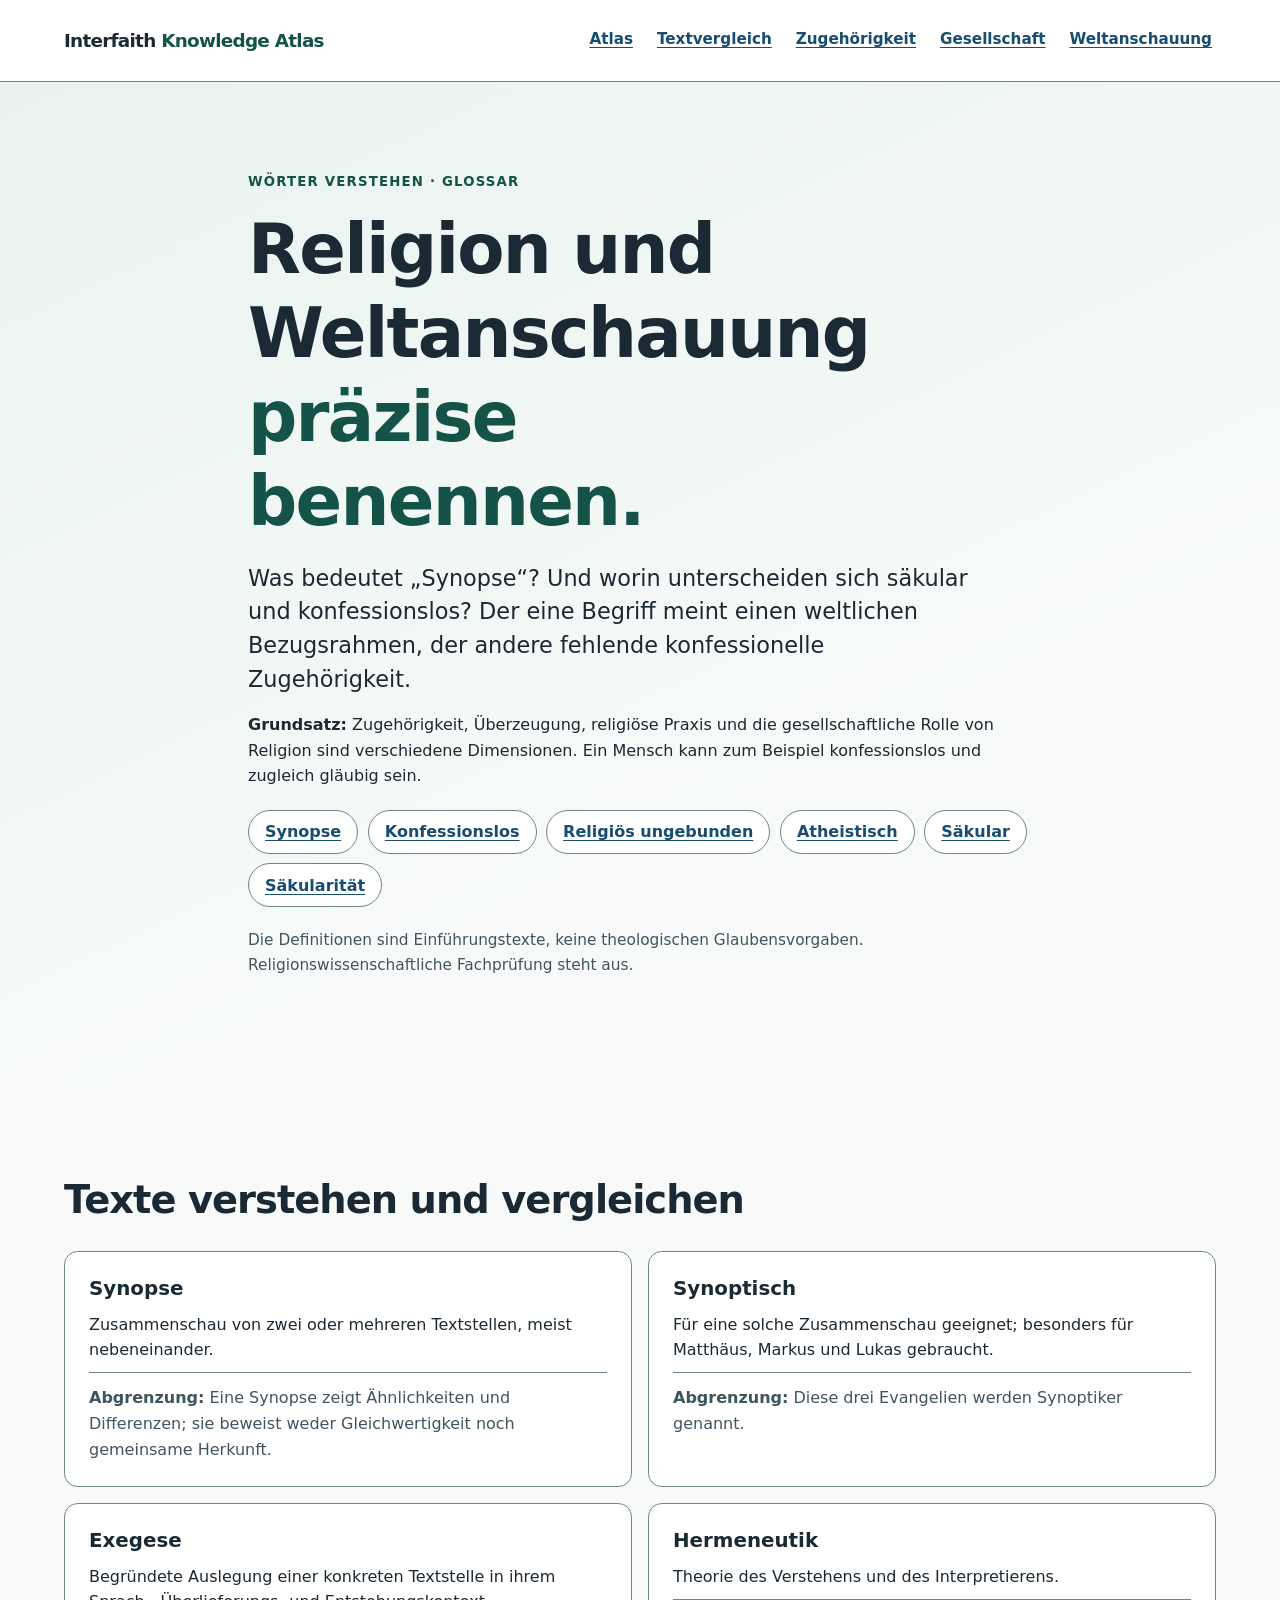
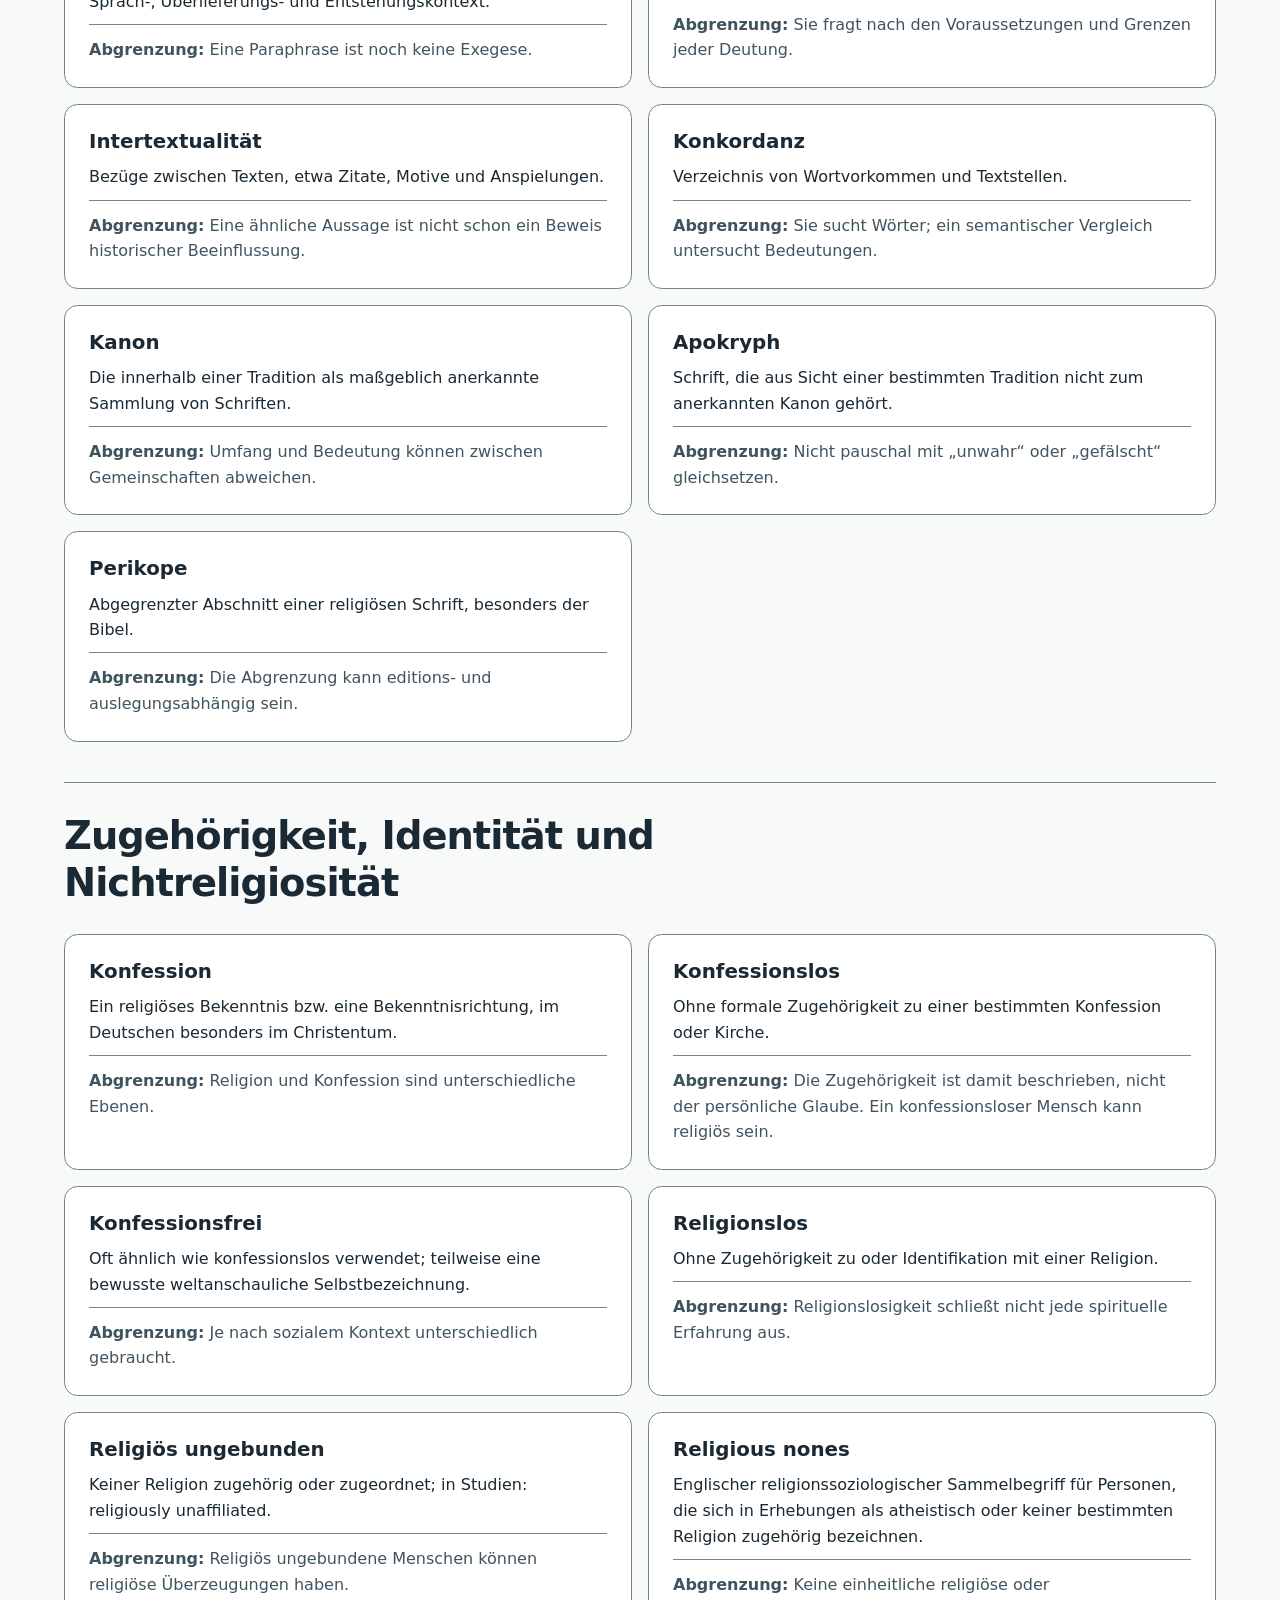
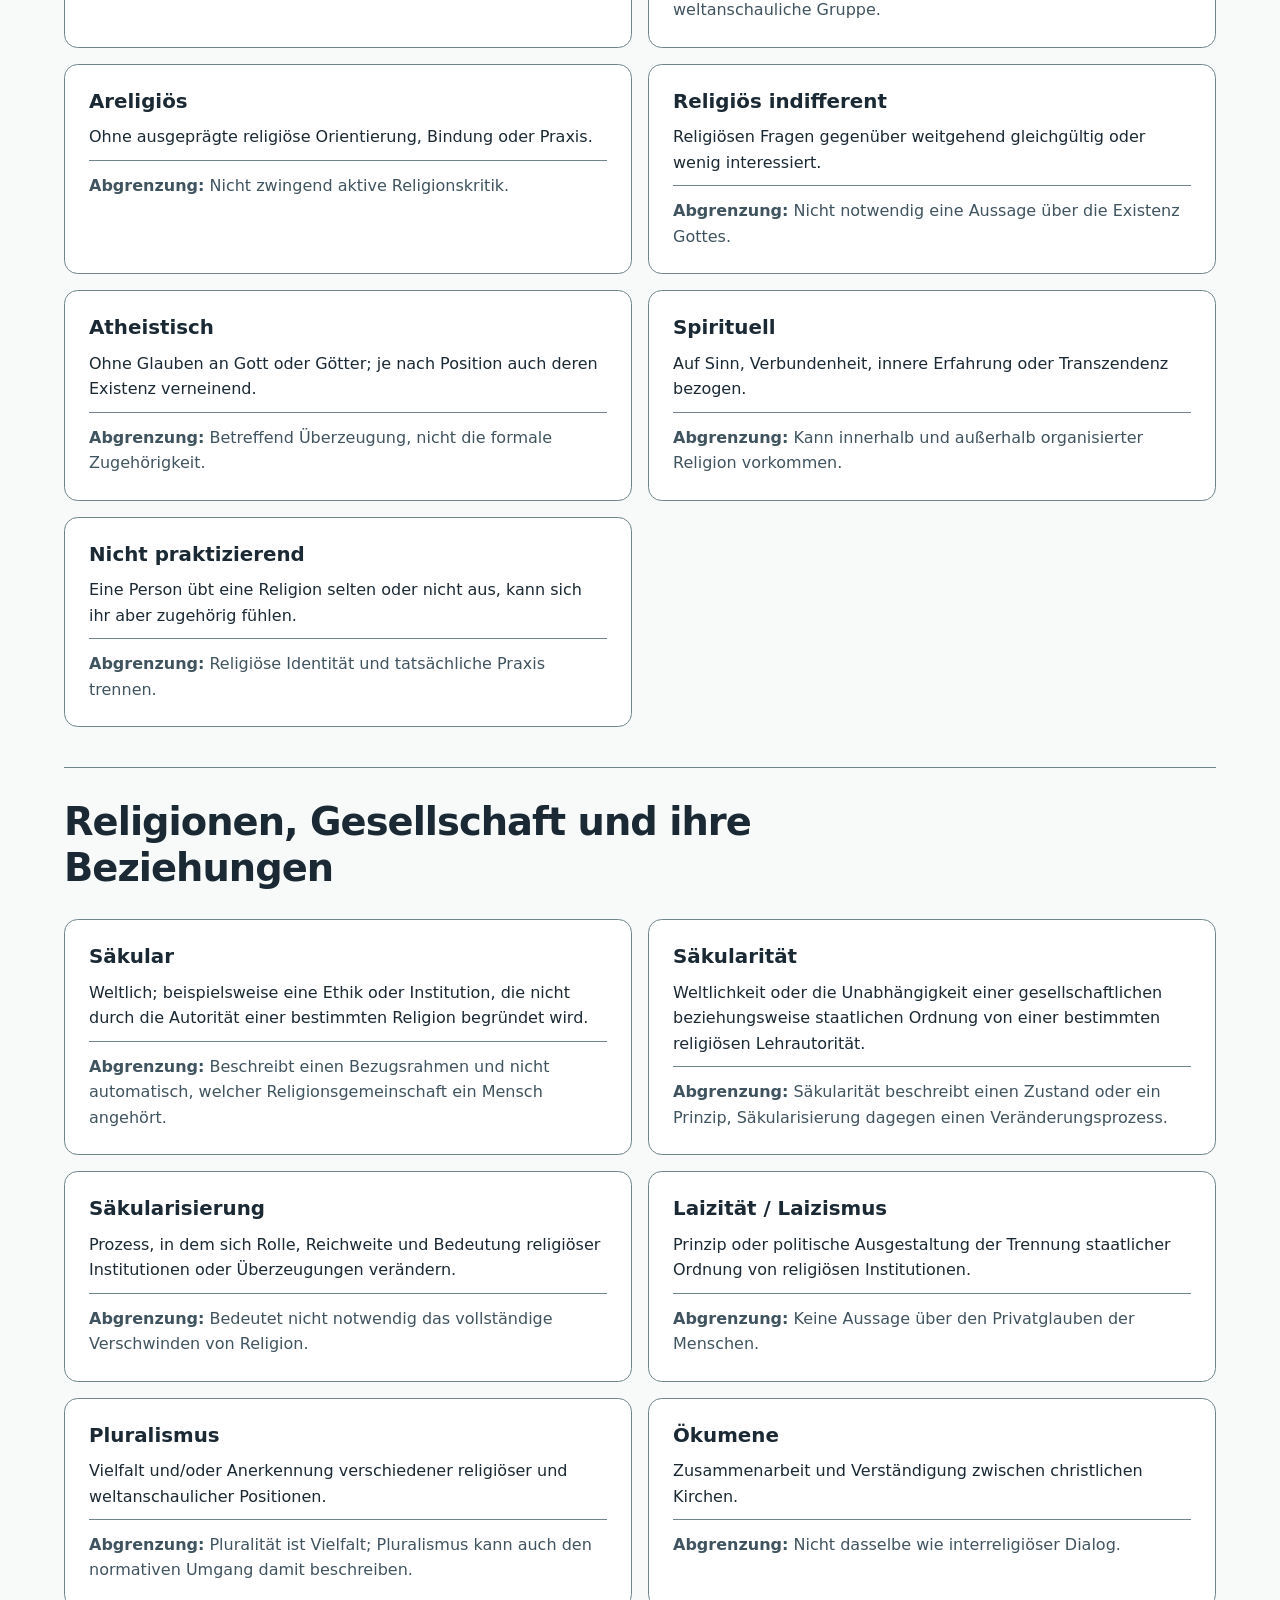
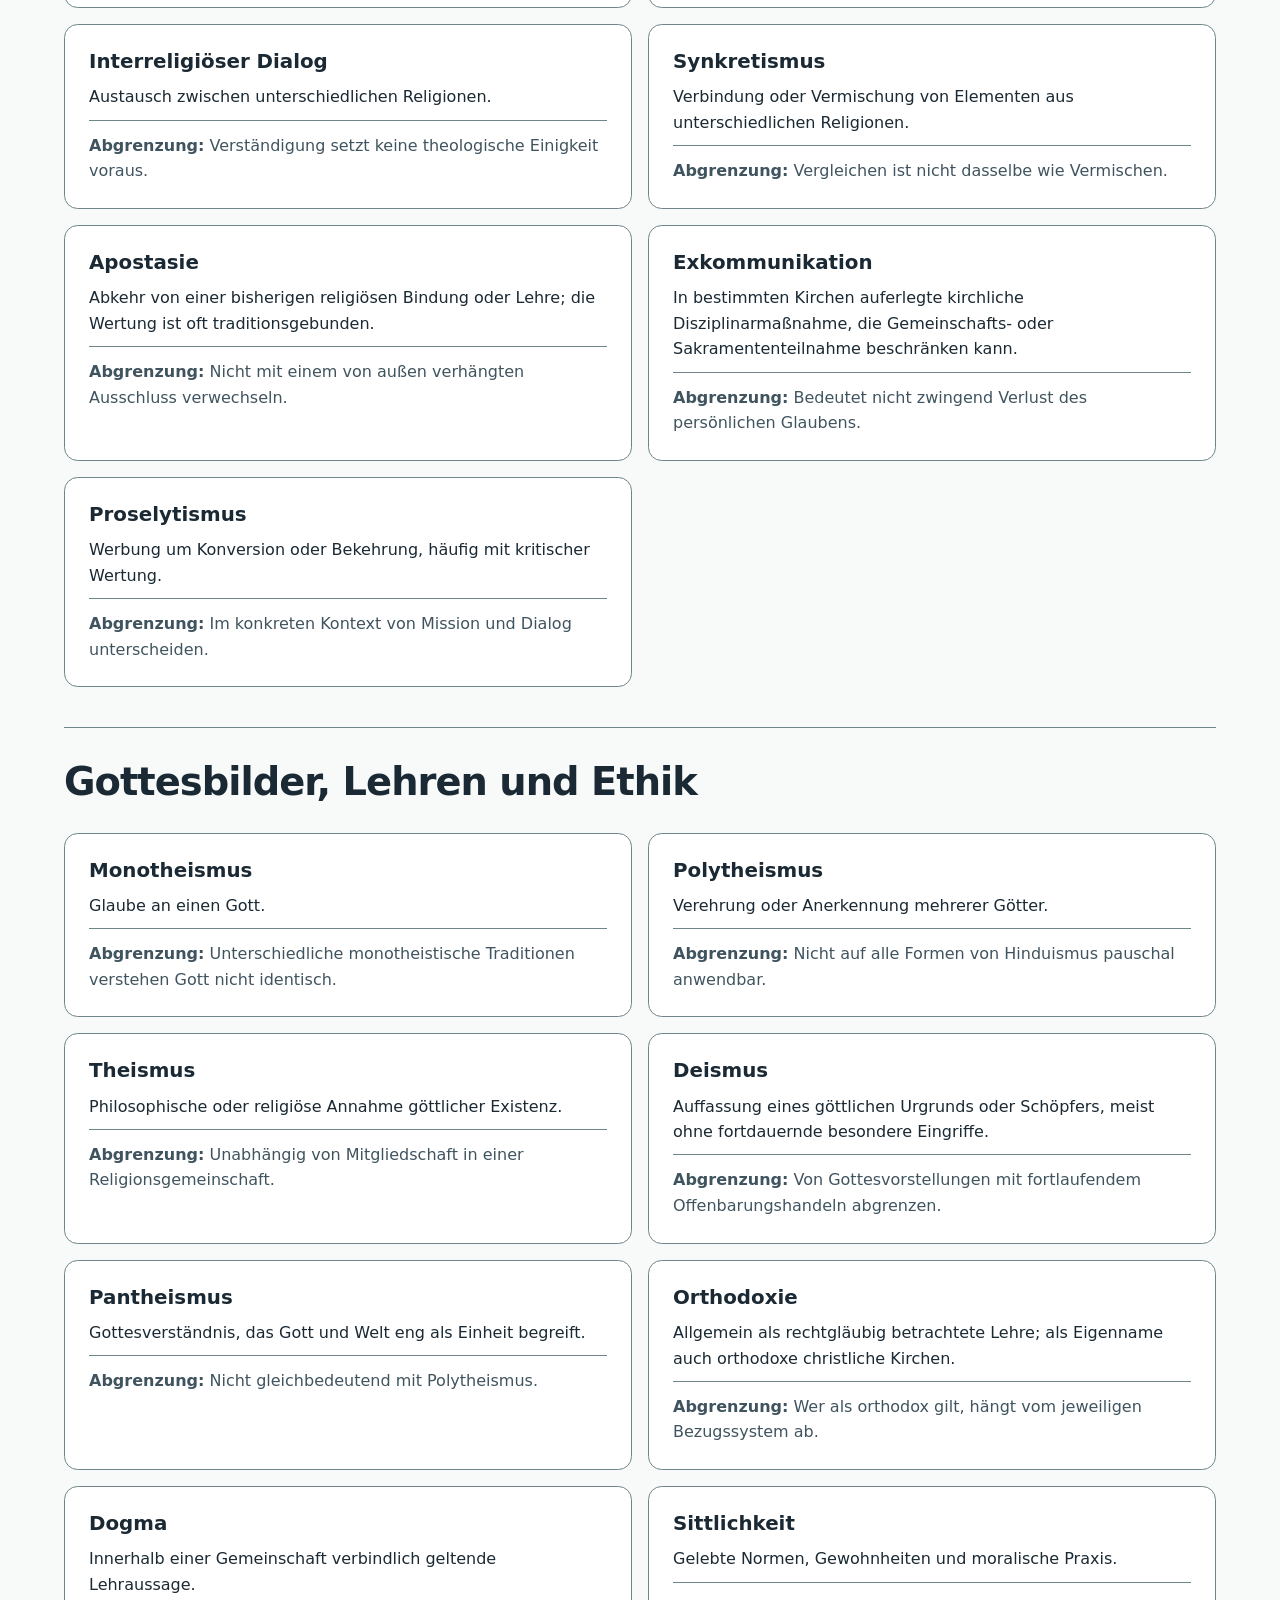
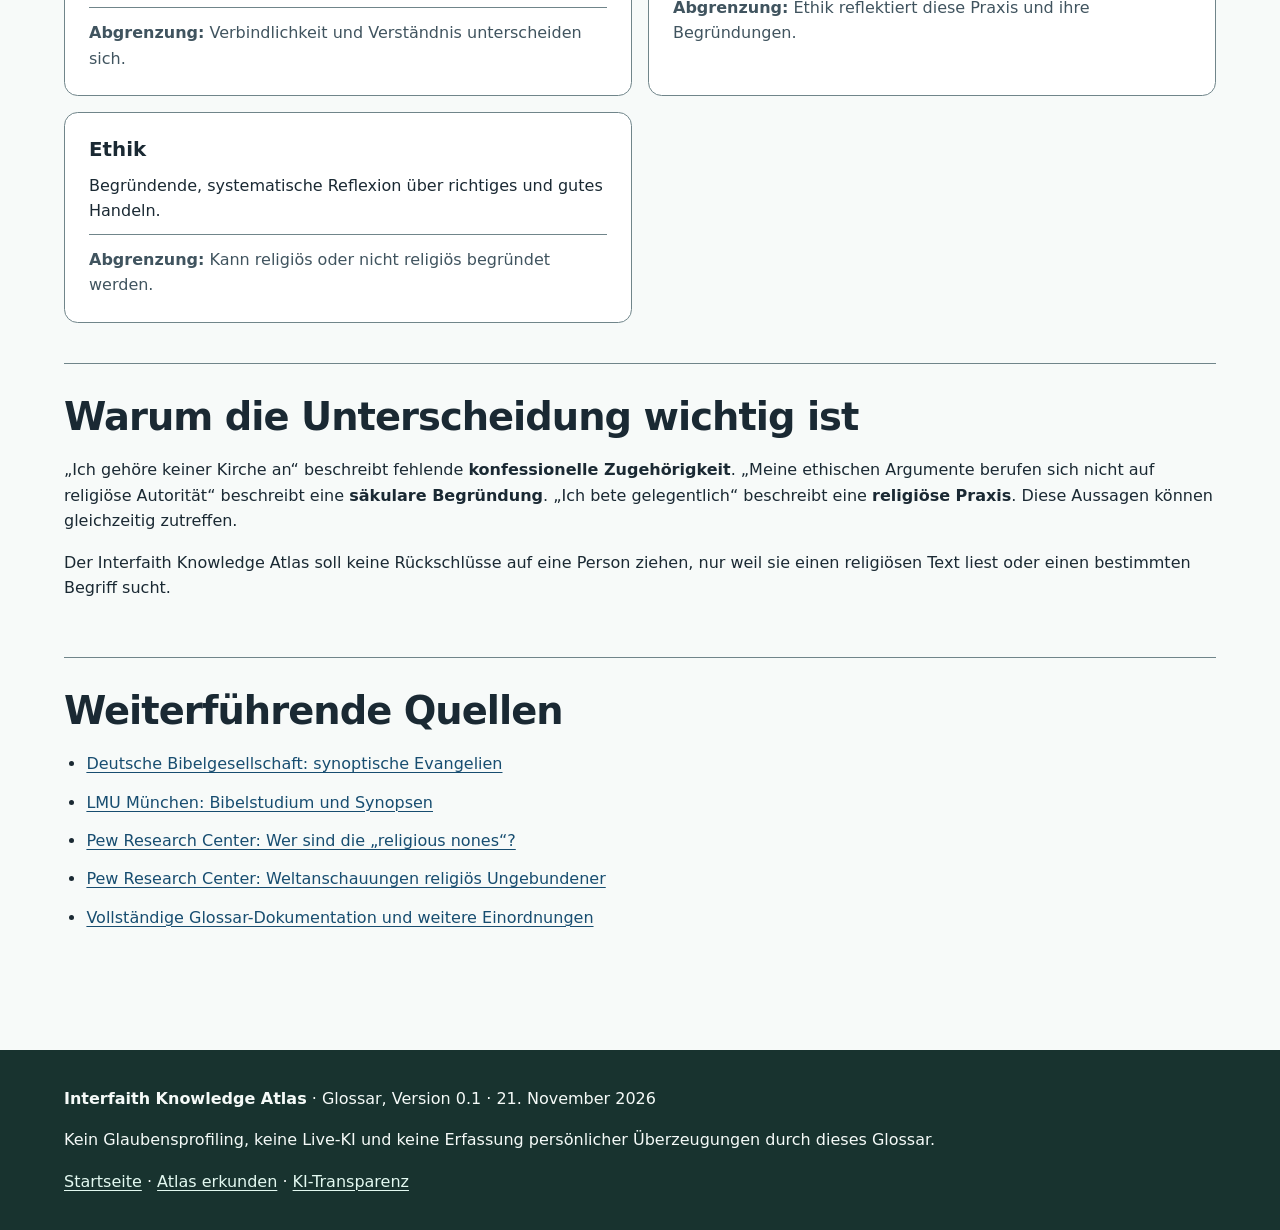
<file: glossar/index.html>
<!doctype html>
<html lang="de">
<head>
  <meta charset="utf-8">
  <meta name="viewport" content="width=device-width,initial-scale=1">
  <meta name="description" content="Religionswissenschaftliches Glossar: Synopse, Konfessionslosigkeit, säkulare Perspektiven, Säkularität und weitere Grundbegriffe.">
  <title>Glossar Religion und Weltanschauung | Interfaith Knowledge Atlas</title>
  <link rel="stylesheet" href="../demo/styles.css">
  <link rel="stylesheet" href="./glossar.css">
</head>
<body>
  <a class="skip-link" href="#inhalt">Direkt zum Inhalt</a>
  <header class="site-header"><div class="container header-inner">
    <a class="wordmark" href="../index.html">Interfaith <span>Knowledge Atlas</span></a>
    <nav aria-label="Hauptnavigation"><ul class="nav-list">
      <li><a href="../atlas/index.html">Atlas</a></li>
      <li><a href="#texte">Textvergleich</a></li>
      <li><a href="#zugehoerigkeit">Zugehörigkeit</a></li>
      <li><a href="#gesellschaft">Gesellschaft</a></li>
      <li><a href="#vorstellungen">Weltanschauung</a></li>
    </ul></nav>
  </div></header>
  <main id="inhalt" tabindex="-1">
    <section class="hero section" aria-labelledby="titel"><div class="container narrow">
      <p class="eyebrow">Wörter verstehen · Glossar</p>
      <h1 id="titel">Religion und Weltanschauung <em>präzise benennen.</em></h1>
      <p class="lead">Was bedeutet „Synopse“? Und worin unterscheiden sich säkular und konfessionslos? Der eine Begriff meint einen weltlichen Bezugsrahmen, der andere fehlende konfessionelle Zugehörigkeit.</p>
      <p><strong>Grundsatz:</strong> Zugehörigkeit, Überzeugung, religiöse Praxis und die gesellschaftliche Rolle von Religion sind verschiedene Dimensionen. Ein Mensch kann zum Beispiel konfessionslos und zugleich gläubig sein.</p>
      <div class="quick-terms" aria-label="Direkt zu häufig gesuchten Begriffen">
        <a href="#synopse">Synopse</a>
        <a href="#konfessionslos">Konfessionslos</a>
        <a href="#ungebunden">Religiös ungebunden</a>
        <a href="#atheistisch">Atheistisch</a>
        <a href="#saekular">Säkular</a>
        <a href="#saekularitaet">Säkularität</a>
      </div>
      <p class="hint">Die Definitionen sind Einführungstexte, keine theologischen Glaubensvorgaben. Religionswissenschaftliche Fachprüfung steht aus.</p>
    </div></section>
    <div class="container glossary-content">
      <section class="glossary-section" id="texte" aria-labelledby="texte-title"><h2 id="texte-title">Texte verstehen und vergleichen</h2><dl class="glossary-grid"><div class="term" id="synopse"><dt>Synopse</dt><dd><p>Zusammenschau von zwei oder mehreren Textstellen, meist nebeneinander.</p><p class="term-note"><strong>Abgrenzung:</strong> Eine Synopse zeigt Ähnlichkeiten und Differenzen; sie beweist weder Gleichwertigkeit noch gemeinsame Herkunft.</p></dd></div>
<div class="term" id="synoptisch"><dt>Synoptisch</dt><dd><p>Für eine solche Zusammenschau geeignet; besonders für Matthäus, Markus und Lukas gebraucht.</p><p class="term-note"><strong>Abgrenzung:</strong> Diese drei Evangelien werden Synoptiker genannt.</p></dd></div>
<div class="term" id="exegese"><dt>Exegese</dt><dd><p>Begründete Auslegung einer konkreten Textstelle in ihrem Sprach-, Überlieferungs- und Entstehungskontext.</p><p class="term-note"><strong>Abgrenzung:</strong> Eine Paraphrase ist noch keine Exegese.</p></dd></div>
<div class="term" id="hermeneutik"><dt>Hermeneutik</dt><dd><p>Theorie des Verstehens und des Interpretierens.</p><p class="term-note"><strong>Abgrenzung:</strong> Sie fragt nach den Voraussetzungen und Grenzen jeder Deutung.</p></dd></div>
<div class="term" id="intertextualitaet"><dt>Intertextualität</dt><dd><p>Bezüge zwischen Texten, etwa Zitate, Motive und Anspielungen.</p><p class="term-note"><strong>Abgrenzung:</strong> Eine ähnliche Aussage ist nicht schon ein Beweis historischer Beeinflussung.</p></dd></div>
<div class="term" id="konkordanz"><dt>Konkordanz</dt><dd><p>Verzeichnis von Wortvorkommen und Textstellen.</p><p class="term-note"><strong>Abgrenzung:</strong> Sie sucht Wörter; ein semantischer Vergleich untersucht Bedeutungen.</p></dd></div>
<div class="term" id="kanon"><dt>Kanon</dt><dd><p>Die innerhalb einer Tradition als maßgeblich anerkannte Sammlung von Schriften.</p><p class="term-note"><strong>Abgrenzung:</strong> Umfang und Bedeutung können zwischen Gemeinschaften abweichen.</p></dd></div>
<div class="term" id="apokryph"><dt>Apokryph</dt><dd><p>Schrift, die aus Sicht einer bestimmten Tradition nicht zum anerkannten Kanon gehört.</p><p class="term-note"><strong>Abgrenzung:</strong> Nicht pauschal mit „unwahr“ oder „gefälscht“ gleichsetzen.</p></dd></div>
<div class="term" id="perikope"><dt>Perikope</dt><dd><p>Abgegrenzter Abschnitt einer religiösen Schrift, besonders der Bibel.</p><p class="term-note"><strong>Abgrenzung:</strong> Die Abgrenzung kann editions- und auslegungsabhängig sein.</p></dd></div></dl></section>
<section class="glossary-section" id="zugehoerigkeit" aria-labelledby="zugehoerigkeit-title"><h2 id="zugehoerigkeit-title">Zugehörigkeit, Identität und Nichtreligiosität</h2><dl class="glossary-grid"><div class="term" id="konfession"><dt>Konfession</dt><dd><p>Ein religiöses Bekenntnis bzw. eine Bekenntnisrichtung, im Deutschen besonders im Christentum.</p><p class="term-note"><strong>Abgrenzung:</strong> Religion und Konfession sind unterschiedliche Ebenen.</p></dd></div>
<div class="term" id="konfessionslos"><dt>Konfessionslos</dt><dd><p>Ohne formale Zugehörigkeit zu einer bestimmten Konfession oder Kirche.</p><p class="term-note"><strong>Abgrenzung:</strong> Die Zugehörigkeit ist damit beschrieben, nicht der persönliche Glaube. Ein konfessionsloser Mensch kann religiös sein.</p></dd></div>
<div class="term" id="konfessionsfrei"><dt>Konfessionsfrei</dt><dd><p>Oft ähnlich wie konfessionslos verwendet; teilweise eine bewusste weltanschauliche Selbstbezeichnung.</p><p class="term-note"><strong>Abgrenzung:</strong> Je nach sozialem Kontext unterschiedlich gebraucht.</p></dd></div>
<div class="term" id="religionslos"><dt>Religionslos</dt><dd><p>Ohne Zugehörigkeit zu oder Identifikation mit einer Religion.</p><p class="term-note"><strong>Abgrenzung:</strong> Religionslosigkeit schließt nicht jede spirituelle Erfahrung aus.</p></dd></div>
<div class="term" id="ungebunden"><dt>Religiös ungebunden</dt><dd><p>Keiner Religion zugehörig oder zugeordnet; in Studien: religiously unaffiliated.</p><p class="term-note"><strong>Abgrenzung:</strong> Religiös ungebundene Menschen können religiöse Überzeugungen haben.</p></dd></div>
<div class="term" id="nones"><dt>Religious nones</dt><dd><p>Englischer religionssoziologischer Sammelbegriff für Personen, die sich in Erhebungen als atheistisch oder keiner bestimmten Religion zugehörig bezeichnen.</p><p class="term-note"><strong>Abgrenzung:</strong> Keine einheitliche religiöse oder weltanschauliche Gruppe.</p></dd></div>
<div class="term" id="areligioes"><dt>Areligiös</dt><dd><p>Ohne ausgeprägte religiöse Orientierung, Bindung oder Praxis.</p><p class="term-note"><strong>Abgrenzung:</strong> Nicht zwingend aktive Religionskritik.</p></dd></div>
<div class="term" id="indifferent"><dt>Religiös indifferent</dt><dd><p>Religiösen Fragen gegenüber weitgehend gleichgültig oder wenig interessiert.</p><p class="term-note"><strong>Abgrenzung:</strong> Nicht notwendig eine Aussage über die Existenz Gottes.</p></dd></div>
<div class="term" id="atheistisch"><dt>Atheistisch</dt><dd><p>Ohne Glauben an Gott oder Götter; je nach Position auch deren Existenz verneinend.</p><p class="term-note"><strong>Abgrenzung:</strong> Betreffend Überzeugung, nicht die formale Zugehörigkeit.</p></dd></div>
<div class="term" id="spirituell"><dt>Spirituell</dt><dd><p>Auf Sinn, Verbundenheit, innere Erfahrung oder Transzendenz bezogen.</p><p class="term-note"><strong>Abgrenzung:</strong> Kann innerhalb und außerhalb organisierter Religion vorkommen.</p></dd></div>
<div class="term" id="nicht-praktizierend"><dt>Nicht praktizierend</dt><dd><p>Eine Person übt eine Religion selten oder nicht aus, kann sich ihr aber zugehörig fühlen.</p><p class="term-note"><strong>Abgrenzung:</strong> Religiöse Identität und tatsächliche Praxis trennen.</p></dd></div></dl></section>
<section class="glossary-section" id="gesellschaft" aria-labelledby="gesellschaft-title"><h2 id="gesellschaft-title">Religionen, Gesellschaft und ihre Beziehungen</h2><dl class="glossary-grid"><div class="term" id="saekular"><dt>Säkular</dt><dd><p>Weltlich; beispielsweise eine Ethik oder Institution, die nicht durch die Autorität einer bestimmten Religion begründet wird.</p><p class="term-note"><strong>Abgrenzung:</strong> Beschreibt einen Bezugsrahmen und nicht automatisch, welcher Religionsgemeinschaft ein Mensch angehört.</p></dd></div>
<div class="term" id="saekularitaet"><dt>Säkularität</dt><dd><p>Weltlichkeit oder die Unabhängigkeit einer gesellschaftlichen beziehungsweise staatlichen Ordnung von einer bestimmten religiösen Lehrautorität.</p><p class="term-note"><strong>Abgrenzung:</strong> Säkularität beschreibt einen Zustand oder ein Prinzip, Säkularisierung dagegen einen Veränderungsprozess.</p></dd></div>
<div class="term" id="saekularisierung"><dt>Säkularisierung</dt><dd><p>Prozess, in dem sich Rolle, Reichweite und Bedeutung religiöser Institutionen oder Überzeugungen verändern.</p><p class="term-note"><strong>Abgrenzung:</strong> Bedeutet nicht notwendig das vollständige Verschwinden von Religion.</p></dd></div>
<div class="term" id="laizitaet"><dt>Laizität / Laizismus</dt><dd><p>Prinzip oder politische Ausgestaltung der Trennung staatlicher Ordnung von religiösen Institutionen.</p><p class="term-note"><strong>Abgrenzung:</strong> Keine Aussage über den Privatglauben der Menschen.</p></dd></div>
<div class="term" id="pluralismus"><dt>Pluralismus</dt><dd><p>Vielfalt und/oder Anerkennung verschiedener religiöser und weltanschaulicher Positionen.</p><p class="term-note"><strong>Abgrenzung:</strong> Pluralität ist Vielfalt; Pluralismus kann auch den normativen Umgang damit beschreiben.</p></dd></div>
<div class="term" id="oekumene"><dt>Ökumene</dt><dd><p>Zusammenarbeit und Verständigung zwischen christlichen Kirchen.</p><p class="term-note"><strong>Abgrenzung:</strong> Nicht dasselbe wie interreligiöser Dialog.</p></dd></div>
<div class="term" id="interreligioes"><dt>Interreligiöser Dialog</dt><dd><p>Austausch zwischen unterschiedlichen Religionen.</p><p class="term-note"><strong>Abgrenzung:</strong> Verständigung setzt keine theologische Einigkeit voraus.</p></dd></div>
<div class="term" id="synkretismus"><dt>Synkretismus</dt><dd><p>Verbindung oder Vermischung von Elementen aus unterschiedlichen Religionen.</p><p class="term-note"><strong>Abgrenzung:</strong> Vergleichen ist nicht dasselbe wie Vermischen.</p></dd></div>
<div class="term" id="apostas-ie"><dt>Apostasie</dt><dd><p>Abkehr von einer bisherigen religiösen Bindung oder Lehre; die Wertung ist oft traditionsgebunden.</p><p class="term-note"><strong>Abgrenzung:</strong> Nicht mit einem von außen verhängten Ausschluss verwechseln.</p></dd></div>
<div class="term" id="exkommunikation"><dt>Exkommunikation</dt><dd><p>In bestimmten Kirchen auferlegte kirchliche Disziplinarmaßnahme, die Gemeinschafts- oder Sakramententeilnahme beschränken kann.</p><p class="term-note"><strong>Abgrenzung:</strong> Bedeutet nicht zwingend Verlust des persönlichen Glaubens.</p></dd></div>
<div class="term" id="proselytismus"><dt>Proselytismus</dt><dd><p>Werbung um Konversion oder Bekehrung, häufig mit kritischer Wertung.</p><p class="term-note"><strong>Abgrenzung:</strong> Im konkreten Kontext von Mission und Dialog unterscheiden.</p></dd></div></dl></section>
<section class="glossary-section" id="vorstellungen" aria-labelledby="vorstellungen-title"><h2 id="vorstellungen-title">Gottesbilder, Lehren und Ethik</h2><dl class="glossary-grid"><div class="term" id="monotheismus"><dt>Monotheismus</dt><dd><p>Glaube an einen Gott.</p><p class="term-note"><strong>Abgrenzung:</strong> Unterschiedliche monotheistische Traditionen verstehen Gott nicht identisch.</p></dd></div>
<div class="term" id="polytheismus"><dt>Polytheismus</dt><dd><p>Verehrung oder Anerkennung mehrerer Götter.</p><p class="term-note"><strong>Abgrenzung:</strong> Nicht auf alle Formen von Hinduismus pauschal anwendbar.</p></dd></div>
<div class="term" id="theismus"><dt>Theismus</dt><dd><p>Philosophische oder religiöse Annahme göttlicher Existenz.</p><p class="term-note"><strong>Abgrenzung:</strong> Unabhängig von Mitgliedschaft in einer Religionsgemeinschaft.</p></dd></div>
<div class="term" id="deismus"><dt>Deismus</dt><dd><p>Auffassung eines göttlichen Urgrunds oder Schöpfers, meist ohne fortdauernde besondere Eingriffe.</p><p class="term-note"><strong>Abgrenzung:</strong> Von Gottesvorstellungen mit fortlaufendem Offenbarungshandeln abgrenzen.</p></dd></div>
<div class="term" id="pantheismus"><dt>Pantheismus</dt><dd><p>Gottesverständnis, das Gott und Welt eng als Einheit begreift.</p><p class="term-note"><strong>Abgrenzung:</strong> Nicht gleichbedeutend mit Polytheismus.</p></dd></div>
<div class="term" id="orthodoxie"><dt>Orthodoxie</dt><dd><p>Allgemein als rechtgläubig betrachtete Lehre; als Eigenname auch orthodoxe christliche Kirchen.</p><p class="term-note"><strong>Abgrenzung:</strong> Wer als orthodox gilt, hängt vom jeweiligen Bezugssystem ab.</p></dd></div>
<div class="term" id="dogma"><dt>Dogma</dt><dd><p>Innerhalb einer Gemeinschaft verbindlich geltende Lehraussage.</p><p class="term-note"><strong>Abgrenzung:</strong> Verbindlichkeit und Verständnis unterscheiden sich.</p></dd></div>
<div class="term" id="sittlichkeit"><dt>Sittlichkeit</dt><dd><p>Gelebte Normen, Gewohnheiten und moralische Praxis.</p><p class="term-note"><strong>Abgrenzung:</strong> Ethik reflektiert diese Praxis und ihre Begründungen.</p></dd></div>
<div class="term" id="ethik"><dt>Ethik</dt><dd><p>Begründende, systematische Reflexion über richtiges und gutes Handeln.</p><p class="term-note"><strong>Abgrenzung:</strong> Kann religiös oder nicht religiös begründet werden.</p></dd></div></dl></section>
      <section id="beispiel" class="glossary-section" aria-labelledby="beispiel-titel">
        <h2 id="beispiel-titel">Warum die Unterscheidung wichtig ist</h2>
        <p>„Ich gehöre keiner Kirche an“ beschreibt fehlende <strong>konfessionelle Zugehörigkeit</strong>. „Meine ethischen Argumente berufen sich nicht auf religiöse Autorität“ beschreibt eine <strong>säkulare Begründung</strong>. „Ich bete gelegentlich“ beschreibt eine <strong>religiöse Praxis</strong>. Diese Aussagen können gleichzeitig zutreffen.</p>
        <p>Der Interfaith Knowledge Atlas soll keine Rückschlüsse auf eine Person ziehen, nur weil sie einen religiösen Text liest oder einen bestimmten Begriff sucht.</p>
      </section>
      <section class="glossary-section" id="quellen" aria-labelledby="quellen-titel">
        <h2 id="quellen-titel">Weiterführende Quellen</h2>
        <ul class="source-list">
          <li><a href="https://www.die-bibel.de/ressourcen/bibelkunde/bibelkunde-nt/synoptische-evangelien">Deutsche Bibelgesellschaft: synoptische Evangelien</a></li>
          <li><a href="https://www.bibelstudium.gwi.uni-muenchen.de/literatur/">LMU München: Bibelstudium und Synopsen</a></li>
          <li><a href="https://www.pewresearch.org/religion/2024/01/24/who-are-the-nones-how-are-they-defined/">Pew Research Center: Wer sind die „religious nones“?</a></li>
          <li><a href="https://www.pewresearch.org/religion/2025/09/04/what-do-religious-nones-believe/">Pew Research Center: Weltanschauungen religiös Ungebundener</a></li>
          <li><a href="../docs/glossar.md">Vollständige Glossar-Dokumentation und weitere Einordnungen</a></li>
        </ul>
      </section>
    </div>
  </main>
  <footer class="site-footer"><div class="container">
    <p><strong>Interfaith Knowledge Atlas</strong> · Glossar, Version 0.1 · 21. November 2026</p>
    <p>Kein Glaubensprofiling, keine Live-KI und keine Erfassung persönlicher Überzeugungen durch dieses Glossar.</p>
    <p><a href="../index.html">Startseite</a> · <a href="../atlas/index.html">Atlas erkunden</a> · <a href="../docs/ki-transparenz.md">KI-Transparenz</a></p>
  </div></footer>
</body>
</html>
</file>
<file: demo/styles.css>
/* DailyEthics4all.io | UX- und WCAG-2.2-AA-orientierter Prototyp, noch nicht auditiert. */
:root {
  color-scheme: light;
  --bg: #f7faf9;
  --paper: #ffffff;
  --ink: #1a2933;
  --muted: #40545f;
  --border: #70858a;
  --accent: #155348;
  --accent-dark: #103e36;
  --accent-soft: #e8f3ef;
  --link: #174d70;
  --focus: #0a4781;
  --surface-strong: #ecf3f5;
  --max: 72rem;
  font-family: system-ui, -apple-system, BlinkMacSystemFont, "Segoe UI", sans-serif;
  font-synthesis: none;
  line-height: 1.6;
}
*, *::before, *::after { box-sizing: border-box; }
html { scroll-behavior: auto; }
body { margin: 0; min-width: 0; background: var(--bg); color: var(--ink); font-size: 1rem; }
h1, h2, h3, h4 { line-height: 1.22; letter-spacing: -.025em; }
h1 { font-size: clamp(2.35rem, 5.5vw, 4.3rem); max-width: 12ch; margin: .5rem 0 1.1rem; }
h1 em { font-style: normal; color: var(--accent); }
h2 { font-size: clamp(1.7rem, 3.6vw, 2.4rem); margin: .4rem 0 1rem; }
h3 { font-size: 1.3rem; margin: 1.6rem 0 .55rem; }
h4 { font-size: 1.1rem; margin: 0 0 .25rem; }
p { margin: 0 0 1rem; }
a { color: var(--link); text-decoration: underline; text-decoration-thickness: .09em; text-underline-offset: .2em; overflow-wrap: anywhere; }
a:hover { text-decoration-thickness: .14em; }
button, input, textarea { font: inherit; }
button { cursor: pointer; }
button, a, textarea, input { touch-action: manipulation; }
:focus-visible { outline: 3px solid var(--focus); outline-offset: 4px; }
:focus:not(:focus-visible) { outline: none; }
[hidden] { display: none !important; }
.sr-only { position: absolute; width: 1px; height: 1px; padding: 0; margin: -1px; overflow: hidden; clip: rect(0,0,0,0); white-space: nowrap; border: 0; }
.skip-link { position: absolute; z-index: 100; left: 1rem; top: -10rem; background: var(--paper); color: var(--ink); padding: .8rem 1rem; border: 2px solid var(--focus); border-radius: .5rem; }
.skip-link:focus { top: 1rem; }
.container { width: min(calc(100% - 2rem), var(--max)); margin-inline: auto; }
.narrow { max-width: 49rem; }
.section { padding-block: clamp(3.2rem, 7vw, 6rem); scroll-margin-top: 1.5rem; }
.section + .section { border-top: 1px solid var(--border); }
.site-header { background: var(--paper); border-bottom: 1px solid var(--border); }
.header-inner { display: flex; flex-wrap: wrap; align-items: center; justify-content: space-between; gap: .5rem 2rem; padding-block: 1rem; }
.wordmark { color: var(--ink); font-size: 1.15rem; font-weight: 750; letter-spacing: -.04em; text-decoration: none; padding-block: .6rem; }
.wordmark span:not(.dot) { color: var(--accent); }
.wordmark .dot { font-weight: 600; }
.nav-list { display: flex; flex-wrap: wrap; margin: 0; padding: 0; gap: .2rem 1rem; list-style: none; }
.nav-list a { display: inline-block; min-height: 44px; padding: .55rem .25rem; font-weight: 650; font-size: .95rem; }
.hero { background: linear-gradient(155deg, #e8f3ef 0%, #f7faf9 66%); }
.hero-layout { display: grid; grid-template-columns: minmax(0, 1.55fr) minmax(15rem, .8fr); gap: clamp(2rem, 5vw, 5rem); align-items: center; }
.hero-layout > * { min-width: 0; }
.lead { font-size: clamp(1.18rem, 2vw, 1.4rem); line-height: 1.5; max-width: 52ch; }
.eyebrow { font-weight: 750; color: var(--accent); font-size: .83rem; letter-spacing: .09em; text-transform: uppercase; }
.hero-actions, .button-row { display: flex; flex-wrap: wrap; align-items: center; gap: .75rem 1.2rem; margin-top: 1.4rem; }
.button { display: inline-flex; align-items: center; justify-content: center; min-height: 48px; padding: .75rem 1.2rem; border: 2px solid transparent; border-radius: .65rem; text-decoration: none; font-weight: 720; line-height: 1.3; max-width: 100%; text-align: center; }
.button.primary { background: var(--accent); color: white; }
.button.primary:hover { background: var(--accent-dark); }
.button.secondary { color: var(--accent-dark); background: white; border-color: var(--accent); }
.button.secondary:hover { background: var(--accent-soft); }
.text-link { display: inline-block; font-weight: 700; padding: .6rem .1rem; }
.plain-card { border: 1px solid var(--border); background: var(--paper); border-radius: 1rem; padding: clamp(1.25rem, 3vw, 2rem); box-shadow: 0 8px 30px rgba(26,41,51,.06); }
.card-title { font-size: 1.27rem; margin: 0 0 .9rem; }
.short-facts { margin: 0; }
.short-facts div + div { border-top: 1px solid var(--border); margin-top: .8rem; padding-top: .8rem; }
dt { font-weight: 750; }
dd { margin: .15rem 0 0; }
.section-intro { font-size: 1.12rem; color: var(--muted); }
.exercise-section { background: var(--paper); }
.story { margin-block: 1.4rem 2rem; padding: 1.5rem; border-left: .35rem solid var(--accent); background: var(--accent-soft); border-radius: 0 .7rem .7rem 0; }
.story p:last-child { margin-bottom: 0; }
.choice-group { border: 0; margin: 0; padding: 0; min-width: 0; }
legend { font-size: 1.32rem; font-weight: 750; padding: 0; margin-bottom: .4rem; }
.hint { color: var(--muted); font-size: .96rem; }
.choice { display: flex; align-items: flex-start; gap: .9rem; background: var(--paper); border: 2px solid var(--border); border-radius: .85rem; padding: .9rem 1rem; margin-top: .7rem; cursor: pointer; min-height: 56px; }
.choice:hover { border-color: var(--accent); }
.choice:has(input:checked) { border-color: var(--accent); background: var(--accent-soft); }
.choice:has(input:focus-visible) { outline: 3px solid var(--focus); outline-offset: 3px; }
.choice input { flex: 0 0 auto; width: 1.25rem; height: 1.25rem; margin: .28rem 0 0; accent-color: var(--accent); }
.choice strong, .choice small { display: block; }
.choice small { color: var(--muted); font-size: .94rem; line-height: 1.5; margin-top: .1rem; }
.form-field { margin-top: 2rem; }
.form-field label { display: block; font-weight: 750; margin-bottom: .35rem; }
.optional { color: var(--muted); font-weight: 400; }
textarea { width: 100%; display: block; background: var(--paper); color: var(--ink); border: 2px solid #718b93; border-radius: .7rem; padding: .85rem 1rem; resize: vertical; min-height: 7rem; }
textarea::placeholder { color: #51616b; opacity: 1; }
.reflection-result { margin-top: 2rem; padding: clamp(1.15rem, 3vw, 2rem); background: var(--surface-strong); border: 1px solid var(--border); border-radius: .9rem; scroll-margin-top: 2rem; }
.lens-list { display: grid; gap: .85rem; margin: 1.5rem 0; }
.lens { display: flex; align-items: start; gap: .9rem; background: white; border: 1px solid var(--border); border-radius: .8rem; padding: 1.15rem; }
.lens p:last-child { margin-bottom: 0; }
.lens-index { display: inline-grid; place-items: center; flex: 0 0 2rem; width: 2rem; height: 2rem; background: var(--accent-soft); color: var(--accent-dark); border-radius: 100%; font-weight: 800; margin: 0; }
.takeaway { border-top: 1px solid var(--border); padding-top: 1.2rem; }
.transparency-facts { margin: 1.5rem 0 1.8rem; }
.transparency-facts div { padding-block: 1.2rem; border-bottom: 1px solid var(--border); }
.transparency-facts dt { font-size: 1.08rem; }
.transparency-facts dd { margin-top: .3rem; }
.safety-section { background: #edf4f2; }
.two-column { display: grid; grid-template-columns: repeat(2, minmax(0, 1fr)); gap: 1.7rem; }
.two-column h3 { margin-top: .5rem; }
.important-note { border-left: .35rem solid var(--accent); background: white; padding: 1.1rem 1.3rem; margin-top: 1.5rem; }
.site-footer { background: #18332f; color: #f5faf8; padding-block: 2.2rem; }
.site-footer a { color: #e3f9f1; }
.site-footer p:last-child { margin-bottom: 0; }
@media (max-width: 54rem) {
  .hero-layout { grid-template-columns: 1fr; }
  .plain-card { max-width: 42rem; }
}
@media (max-width: 40rem) {
  .container { width: min(calc(100% - 1.5rem), var(--max)); }
  .section { padding-block: 2.8rem; }
  .nav-list { gap: 0 .85rem; }
  .nav-list a { padding-inline: .1rem; }
  .two-column { grid-template-columns: 1fr; gap: .3rem; }
  .story { padding: 1rem; }
  .button-row .button { flex: 1 1 100%; }
}
@media (prefers-reduced-motion: reduce) {
  *, *::before, *::after { scroll-behavior: auto !important; animation-duration: .01ms !important; transition-duration: .01ms !important; }
}
@media (forced-colors: active) {
  .choice, .plain-card, .lens, .reflection-result { border: 2px solid CanvasText; }
  .choice:has(input:checked) { outline: 2px solid Highlight; }
  .button { border-color: ButtonText; }
}

/* Ohne JavaScript keine scheinbar funktionsfähigen Eingabefelder anzeigen. */
.no-js #reflection-form { display: none; }
</file>
<file: atlas/atlas.css>
/* Interfaith Knowledge Atlas – UI auf Basis des bestehenden, zugänglich angelegten Designsystems.
   WCAG-2.2-AA-Entwicklungsziel; manuelle Prüfung bleibt erforderlich. */
.atlas-intro { background: linear-gradient(140deg, #e9f3f0, #f7faf9 68%); }
.atlas-hero-grid { display: grid; grid-template-columns: minmax(0, 1.5fr) minmax(16rem, .8fr); gap: clamp(1.5rem, 5vw, 5.5rem); align-items: center; }
.atlas-hero-grid > * { min-width: 0; }
.atlas-intro h1 { max-width: 14ch; }
.atlas-intro .lead { max-width: 56ch; }
.atlas-intro .atlas-state { box-shadow: none; }
.atlas-subheading { max-width: 68ch; color: var(--muted); font-size: 1.05rem; }
.atlas-working { background: #ffffff; }
.atlas-controls {
  display: grid;
  grid-template-columns: minmax(14rem, 1fr) minmax(15rem, 1.35fr) minmax(12rem, .9fr);
  gap: 1.1rem;
  margin: 1.8rem 0 1.2rem;
  padding: clamp(1rem, 3vw, 1.55rem);
  background: #edf4f2;
  border: 1px solid var(--border);
  border-radius: 1rem;
}
.field { min-width: 0; }
.field label { display: block; font-weight: 730; margin-bottom: .35rem; }
.field input, .field select, .compare-controls select {
  display: block;
  width: 100%;
  max-width: 100%;
  border: 2px solid #647e85;
  border-radius: .62rem;
  background: #ffffff;
  color: var(--ink);
  padding: .7rem .9rem;
  min-height: 48px;
  font-size: 1rem;
}
.field input::placeholder { color: #4c626b; }
.field .hint { font-size: .88rem; margin: .45rem 0 0; }
.result-status {
  color: var(--muted);
  min-height: 1.65rem;
  margin: 1rem 0;
  font-weight: 630;
}
.source-grid {
  list-style: none;
  display: grid;
  grid-template-columns: repeat(2, minmax(0, 1fr));
  gap: 1.1rem;
  margin: 0;
  padding: 0;
}
.source-item { min-width: 0; }
.source-card {
  display: flex;
  flex-direction: column;
  min-height: 100%;
  border: 1px solid var(--border);
  background: #ffffff;
  border-radius: 1rem;
  padding: clamp(1.1rem, 3vw, 1.6rem);
}
.source-kind {
  font-size: .82rem;
  font-weight: 770;
  letter-spacing: .06em;
  line-height: 1.5;
  text-transform: uppercase;
  color: var(--accent);
  margin: 0 0 .6rem;
}
.source-card h3 { font-size: 1.45rem; margin: 0 0 .35rem; }
.source-work { font-weight: 630; font-size: .95rem; margin-bottom: .85rem; color: var(--muted); }
.source-summary { font-size: 1.06rem; margin-bottom: 1rem; }
.card-meta, .compare-meta { margin: 0; }
.card-meta dt, .compare-meta dt { font-size: .86rem; font-weight: 760; }
.card-meta dd, .compare-meta dd { margin: .08rem 0 .6rem; }
.card-meta { padding-top: 1rem; border-top: 1px solid var(--border); }
.source-details { margin-top: .75rem; border-top: 1px solid var(--border); padding-top: .7rem; }
.source-details summary {
  min-height: 44px;
  padding: .55rem .15rem;
  font-weight: 740;
  color: var(--link);
  text-decoration: underline;
  text-underline-offset: .18em;
  cursor: pointer;
}
.source-details > p { margin: .5rem 0 1rem; }
.source-limitation { color: var(--muted); }
.review-note { font-weight: 660; font-size: .92rem; color: #394e55; }
.source-card > .review-note { margin-top: auto; padding-top: 1rem; }
.source-actions { display: flex; flex-wrap: wrap; align-items: center; gap: .6rem; padding-top: 1rem; border-top: 1px solid var(--border); }
.choose-source {
  padding: .6rem .85rem;
  border: 2px solid #155348;
  color: #103e36;
  background: #ffffff;
  border-radius: .6rem;
  min-height: 44px;
  font-weight: 700;
  line-height: 1.35;
}
.choose-source:hover { background: #e8f3ef; }
.source-link { display: inline-block; font-weight: 720; line-height: 1.4; padding: .65rem .1rem; min-height: 44px; }
.empty-state { grid-column: 1 / -1; padding: 1.5rem; border: 1px solid var(--border); border-radius: .8rem; }
.empty-state p { margin: 0; }
.comparison-section { background: #f7faf9; }
.compare-controls { display: grid; grid-template-columns: repeat(2,minmax(0,1fr)) auto; gap: 1rem; align-items: end; padding-block: 1.4rem; }
.compare-controls .button { white-space: normal; }
.comparison-sheet { border: 1px solid var(--border); background: white; border-radius: 1rem; overflow: hidden; }
.comparison-columns { display: grid; grid-template-columns: repeat(2,minmax(0,1fr)); }
.comparison-reading { padding: clamp(1.1rem, 3vw, 1.8rem); min-width: 0; }
.comparison-reading + .comparison-reading { border-left: 1px solid var(--border); }
.comparison-reading h3 { font-size: 1.35rem; margin: 0 0 .4rem; }
.reading-summary { font-size: 1.07rem; font-weight: 650; margin: 1.1rem 0; }
.compare-meta { border-top: 1px solid var(--border); padding-top: .9rem; }
.compare-meta dd { margin-bottom: .85rem; }
.comparison-reading .source-link { margin-top: .6rem; }
.relation-analysis { padding: clamp(1.2rem, 3vw, 2rem); border-top: 2px solid var(--border); background: #edf4f2; }
.relation-analysis h3 { margin-top: 0; }
.relation-analysis h4 { margin-top: 1.3rem; }
.shared-idea { font-size: 1.14rem; font-weight: 670; }
.relation-label { font-weight: 740; color: var(--accent-dark); }
.differences { padding-left: 1.4rem; margin: .8rem 0 1.4rem; }
.differences li { margin-bottom: .6rem; padding-left: .2rem; }
.method-list article { padding-block: .65rem 1rem; border-bottom: 1px solid var(--border); }
.method-list article h3 { margin-top: .8rem; }
.method-list article p { max-width: 65ch; }
#vergleich-ergebnis:focus-visible { outline-offset: .4rem; }
@media (max-width: 60rem) {
  .atlas-hero-grid { grid-template-columns: 1fr; }
  .atlas-state { max-width: 43rem; }
  .atlas-controls { grid-template-columns: repeat(2,minmax(0,1fr)); }
  .atlas-controls .field:nth-child(2) { grid-column: 1 / -1; grid-row: 2; }
  .compare-controls { grid-template-columns: repeat(2,minmax(0,1fr)); }
  .compare-controls .button { grid-column: 1 / -1; justify-self: start; }
}
@media (max-width: 45rem) {
  .source-grid, .comparison-columns, .atlas-controls, .compare-controls { grid-template-columns: 1fr; }
  .atlas-controls .field:nth-child(2), .compare-controls .button { grid-column: auto; grid-row: auto; }
  .comparison-reading + .comparison-reading { border-left: 0; border-top: 1px solid var(--border); }
  .source-actions { flex-direction: column; align-items: stretch; }
  .source-link { align-self: start; }
  .choose-source, .compare-controls .button { width: 100%; }
}
@media print {
  .atlas-controls, .source-actions, .compare-controls { display: none; }
  .comparison-sheet, .source-card { break-inside: avoid; }
  .source-grid { display: block; }
  .source-item { margin-bottom: 1.4rem; }
}

/* Ohne JavaScript keine inaktiven Filter oder leeren Vergleichsflächen anbieten. */
.no-js .atlas-controls, .no-js .source-grid, .no-js #katalog-status,
.no-js .compare-controls, .no-js #vergleich-status, .no-js #vergleich-ergebnis { display: none; }
</file>
<file: glossar/glossar.css>
/* Glossar – WCAG 2.2 AA als Designziel; noch kein vollständiger Accessibility-Audit. */
.glossary-content { padding-block: clamp(2.2rem, 5vw, 4.5rem); }
.glossary-section { padding-block: 1.5rem 2.5rem; scroll-margin-top: 1.5rem; }
.glossary-section + .glossary-section { border-top: 1px solid var(--border); }
.glossary-section h2 { max-width: 35ch; }
.glossary-grid { margin: 1.7rem 0 0; display: grid; grid-template-columns: repeat(2,minmax(0,1fr)); gap: 1rem; }
.term { border: 1px solid var(--border); border-radius: .85rem; background: var(--paper); padding: clamp(1rem, 3vw, 1.5rem); scroll-margin-top: 1.5rem; min-width: 0; }
.term:target { outline: 3px solid var(--focus); outline-offset: 3px; }
.term dt { font-size: 1.24rem; font-weight: 760; line-height: 1.3; margin-bottom: .6rem; }
.term dd { margin: 0; }
.term dd p { margin-bottom: .6rem; }
.term dd p:last-child { margin-bottom: 0; }
.term-note { border-top: 1px solid var(--border); padding-top: .75rem; color: var(--muted); }
.quick-terms { display: flex; flex-wrap: wrap; gap: .6rem; margin-block: 1.3rem; }
.quick-terms a { display: inline-flex; align-items: center; justify-content: center; min-height: 44px; padding: .5rem 1rem; background: var(--paper); color: var(--link); border: 1px solid #70858a; border-radius: 1.5rem; font-weight: 700; text-align: center; }
.quick-terms a:hover { background: var(--accent-soft); }
.source-list { padding-left: 1.4rem; }
.source-list li { margin-bottom: .8rem; }
@media (max-width: 46rem) {
  .glossary-grid { grid-template-columns: 1fr; }
  .term { padding: 1.15rem; }
  .quick-terms a { flex: 1 1 auto; }
}
@media (forced-colors: active) {
  .term, .quick-terms a { border: 2px solid CanvasText; }
  .term:target { outline: 3px solid Highlight; }
}
</file>
